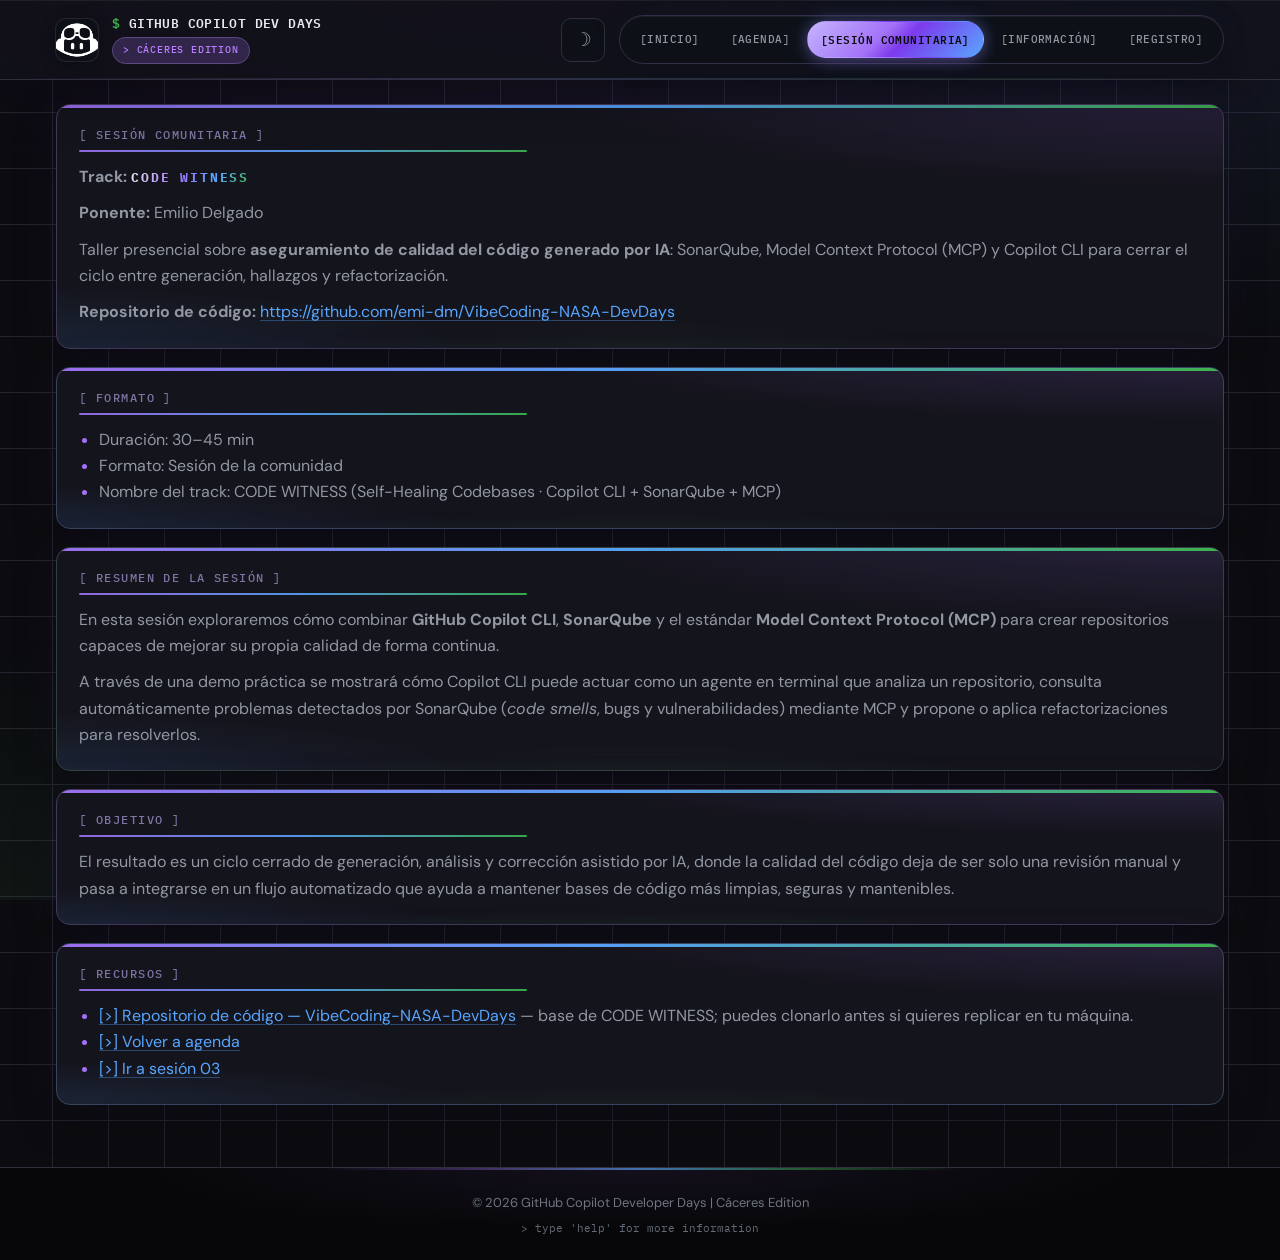
<file: pages/community-session.html>
<!DOCTYPE html>
<html lang="es">
<head>
  <meta charset="UTF-8">
  <meta name="viewport" content="width=device-width, initial-scale=1.0">
  <link rel="icon" href="../favicon.ico" type="image/x-icon">
  <script src="../js/theme-init.js"></script>
  <title>GitHub Copilot Developer Days - Sesión Comunitaria</title>
  <link rel="stylesheet" href="../css/style.css">
</head>
<body>
  <header>
    <div class="header-brand">
      <a href="../index.html" class="header-brand-logo-link" aria-label="Inicio">
        <img
          class="header-brand-logo"
          src="../assets/github-copilot-header.png"
          alt=""
          width="42"
          height="42"
          decoding="async"
        >
      </a>
      <div>
        <div class="header-title">$ GITHUB COPILOT DEV DAYS</div>
        <div class="header-subtitle">> Cáceres Edition</div>
      </div>
    </div>
    <button class="header-menu-toggle" type="button" aria-controls="site-nav" aria-expanded="false" aria-label="Abrir menú">☰</button>
    <nav id="site-nav" class="site-nav">
      <a href="../index.html">[INICIO]</a>
      <a href="agenda.html">[AGENDA]</a>
      <a href="community-session.html">[SESIÓN COMUNITARIA]</a>
      <a href="info.html">[INFORMACIÓN]</a>
      <a href="info.html#registration">[REGISTRO]</a>
    </nav>
  </header>

  <main>
    <section>
      <h2>[ SESIÓN COMUNITARIA ]</h2>
      <p><strong>Track:</strong> <span class="spotlight-brand">CODE WITNESS</span></p>
      <p><strong>Ponente:</strong> Emilio Delgado</p>
      <p>
        Taller presencial sobre <strong>aseguramiento de calidad del código generado por IA</strong>: SonarQube,
        Model Context Protocol (MCP) y Copilot CLI para cerrar el ciclo entre generación, hallazgos y
        refactorización.
      </p>
      <p>
        <strong>Repositorio de código:</strong>
        <a href="https://github.com/emi-dm/VibeCoding-NASA-DevDays" target="_blank" rel="noopener noreferrer">https://github.com/emi-dm/VibeCoding-NASA-DevDays</a>
      </p>
    </section>

    <section>
      <h2>[ FORMATO ]</h2>
      <ul>
        <li>Duración: 30–45 min</li>
        <li>Formato: Sesión de la comunidad</li>
        <li>Nombre del track: CODE WITNESS (Self-Healing Codebases · Copilot CLI + SonarQube + MCP)</li>
      </ul>
    </section>

    <section>
      <h2>[ RESUMEN DE LA SESIÓN ]</h2>
      <p>
        En esta sesión exploraremos cómo combinar <strong>GitHub Copilot CLI</strong>,
        <strong>SonarQube</strong> y el estándar <strong>Model Context Protocol (MCP)</strong> para crear
        repositorios capaces de mejorar su propia calidad de forma continua.
      </p>
      <p>
        A través de una demo práctica se mostrará cómo Copilot CLI puede actuar como un agente en terminal
        que analiza un repositorio, consulta automáticamente problemas detectados por SonarQube
        (<em>code smells</em>, bugs y vulnerabilidades) mediante MCP y propone o aplica refactorizaciones
        para resolverlos.
      </p>
    </section>

    <section>
      <h2>[ OBJETIVO ]</h2>
      <p>
        El resultado es un ciclo cerrado de generación, análisis y corrección asistido por IA, donde la
        calidad del código deja de ser solo una revisión manual y pasa a integrarse en un flujo automatizado
        que ayuda a mantener bases de código más limpias, seguras y mantenibles.
      </p>
    </section>

    <section>
      <h2>[ RECURSOS ]</h2>
      <ul>
        <li>
          <a href="https://github.com/emi-dm/VibeCoding-NASA-DevDays" target="_blank" rel="noopener noreferrer">[&gt;] Repositorio de código — VibeCoding-NASA-DevDays</a>
          — base de CODE WITNESS; puedes clonarlo antes si quieres replicar en tu máquina.
        </li>
        <li><a href="agenda.html">[&gt;] Volver a agenda</a></li>
        <li><a href="session-03.html">[&gt;] Ir a sesión 03</a></li>
      </ul>
    </section>
  </main>

  <footer>
    <div>&copy; 2026 GitHub Copilot Developer Days | Cáceres Edition</div>
    <div>> type 'help' for more information</div>
  </footer>

  <script src="../js/script.js"></script>
</body>
</html>
</file>
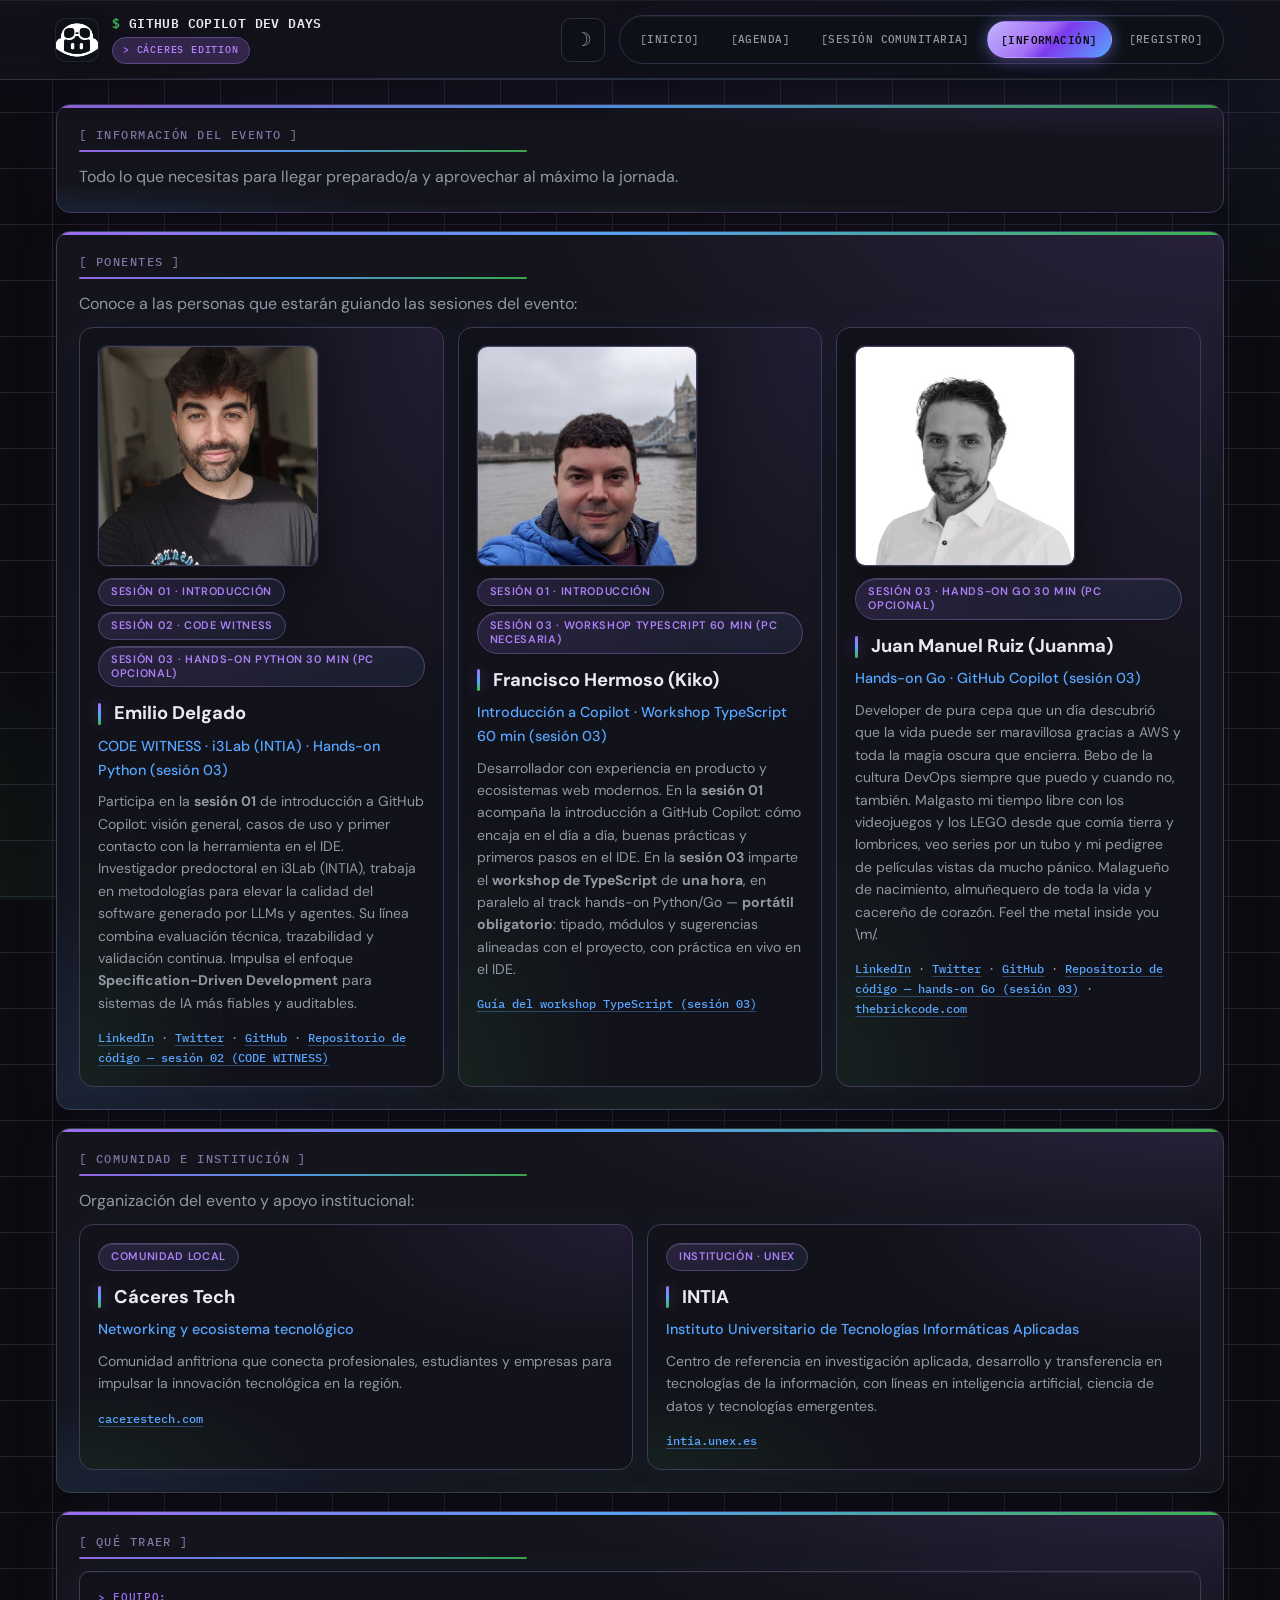
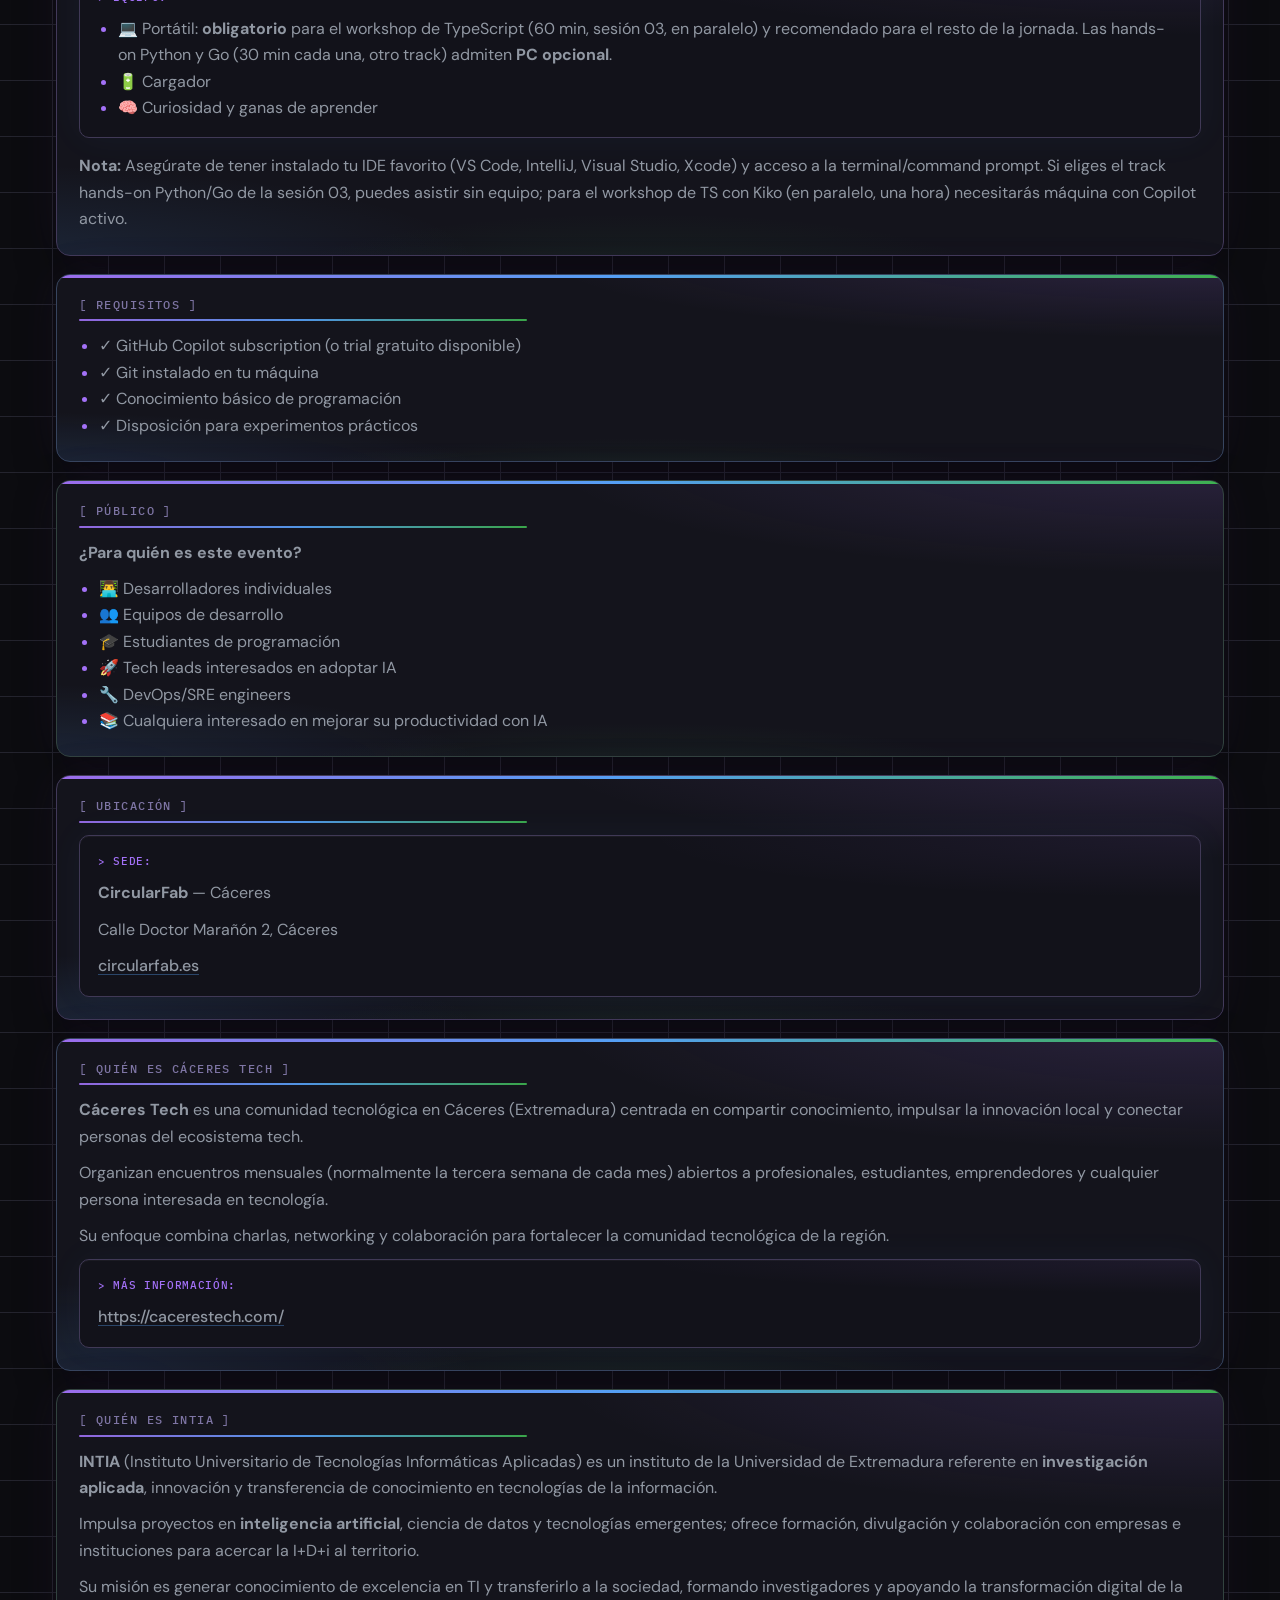
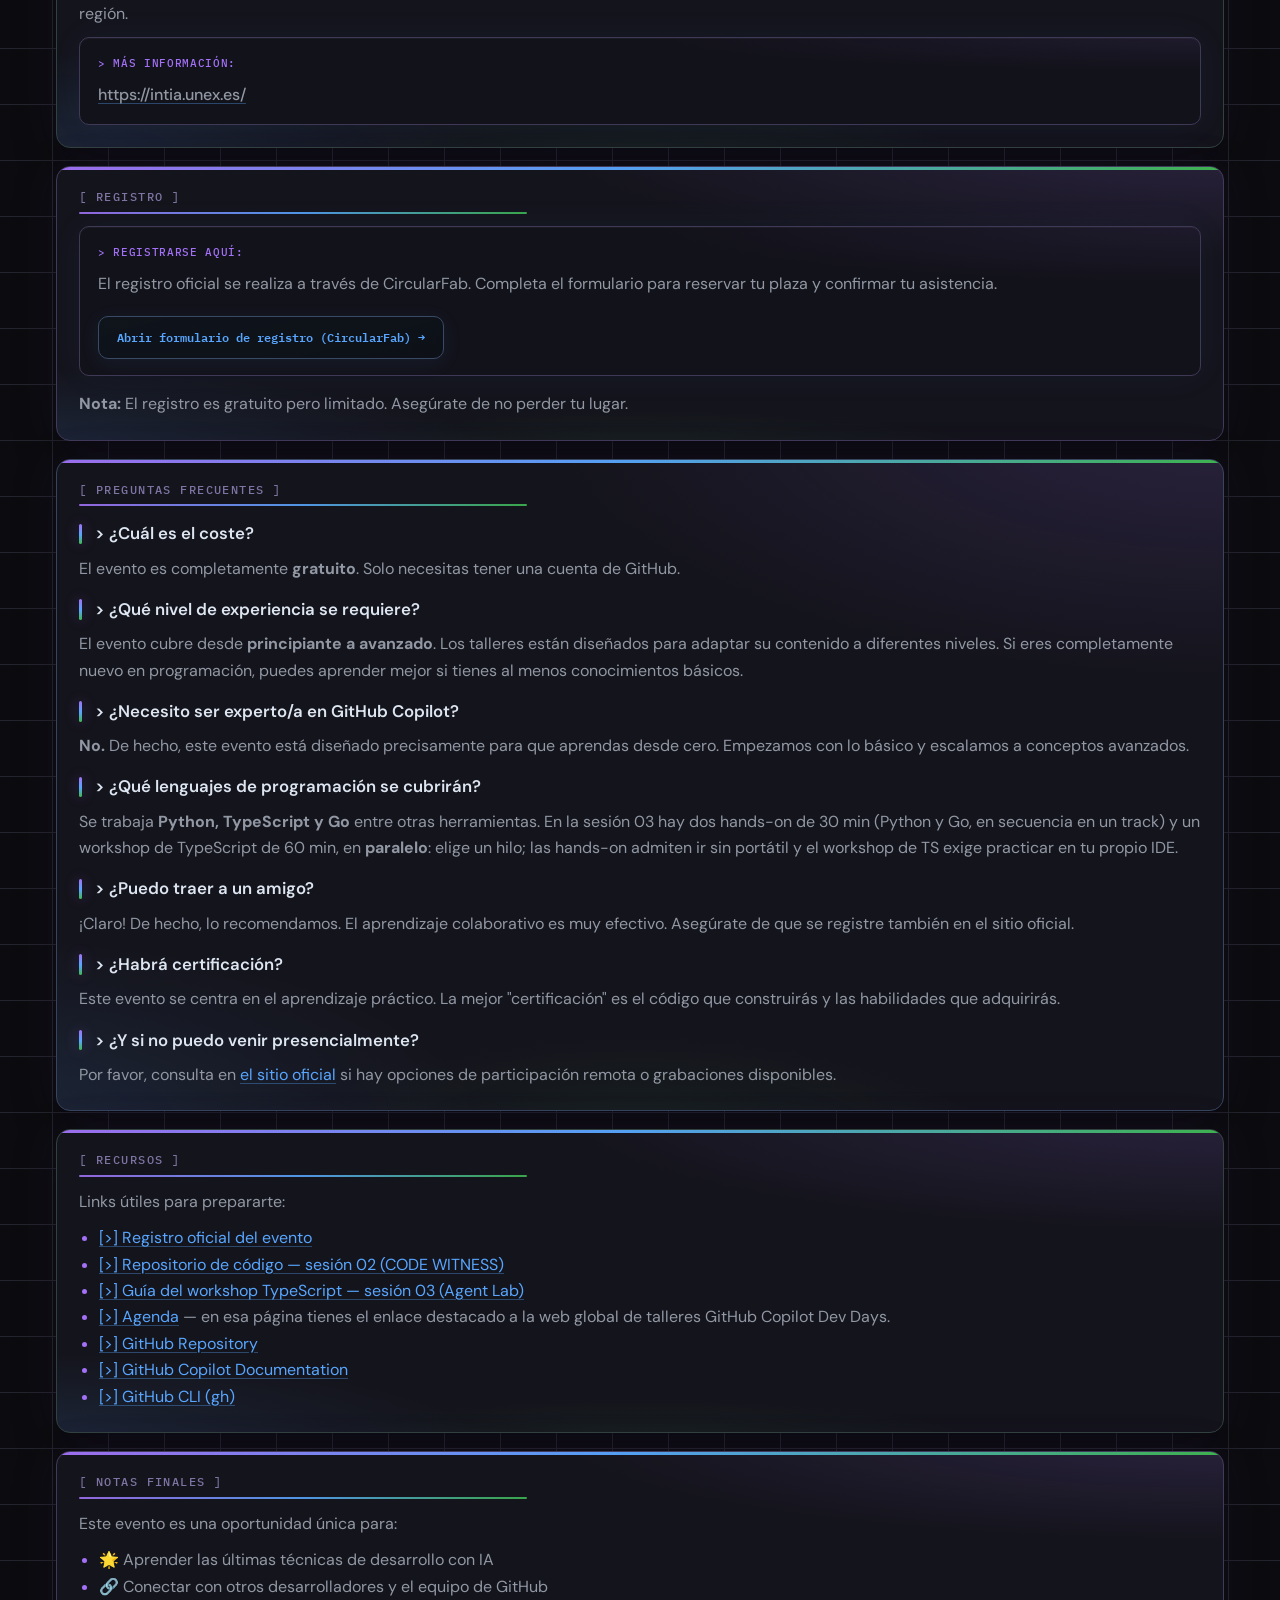
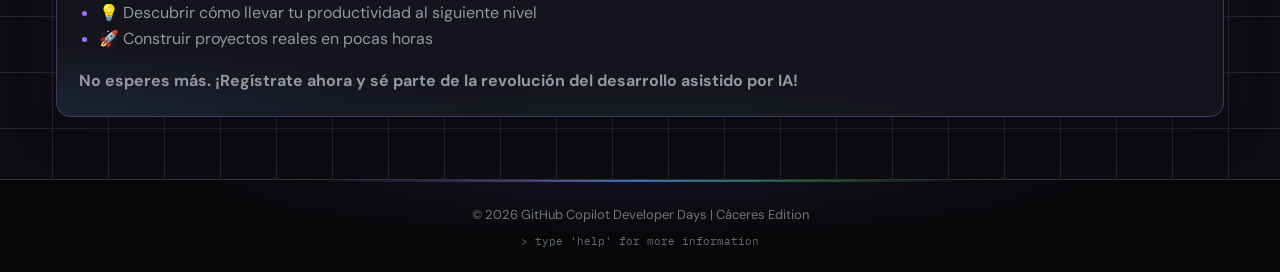
<file: pages/info.html>
<!DOCTYPE html>
<html lang="es">
<head>
  <meta charset="UTF-8">
  <meta name="viewport" content="width=device-width, initial-scale=1.0">
  <link rel="icon" href="../favicon.ico" type="image/x-icon">
  <script src="../js/theme-init.js"></script>
  <title>GitHub Copilot Developer Days - Información y registro</title>
  <link rel="stylesheet" href="../css/style.css">
</head>
<body>
  <header>
    <div class="header-brand">
      <a href="../index.html" class="header-brand-logo-link" aria-label="Inicio">
        <img
          class="header-brand-logo"
          src="../assets/github-copilot-header.png"
          alt=""
          width="42"
          height="42"
          decoding="async"
        >
      </a>
      <div>
        <div class="header-title">$ GITHUB COPILOT DEV DAYS</div>
        <div class="header-subtitle">> Cáceres Edition</div>
      </div>
    </div>
    <button class="header-menu-toggle" type="button" aria-controls="site-nav" aria-expanded="false" aria-label="Abrir menú">☰</button>
    <nav id="site-nav" class="site-nav">
      <a href="../index.html">[INICIO]</a>
      <a href="agenda.html">[AGENDA]</a>
      <a href="community-session.html">[SESIÓN COMUNITARIA]</a>
      <a href="info.html">[INFORMACIÓN]</a>
      <a href="#registration">[REGISTRO]</a>
    </nav>
  </header>

  <main>
    <section>
      <h2>[ INFORMACIÓN DEL EVENTO ]</h2>
      <p>Todo lo que necesitas para llegar preparado/a y aprovechar al máximo la jornada.</p>
    </section>

    <section>
      <h2>[ PONENTES ]</h2>
      <p>Conoce a las personas que estarán guiando las sesiones del evento:</p>

      <div class="speaker-grid">
        <article class="speaker-card">
          <img src="../ponentes/emilio-delgado.png" alt="Foto de Emilio Delgado" class="speaker-avatar">
          <div class="speaker-role" aria-label="Sesiones en el evento">
            <span class="speaker-role-chip">Sesión 01 · Introducción</span>
            <span class="speaker-role-chip">Sesión 02 · CODE WITNESS</span>
            <span class="speaker-role-chip">Sesión 03 · Hands-on Python 30 min (PC opcional)</span>
          </div>
          <h3 class="speaker-name">Emilio Delgado</h3>
          <p class="speaker-topic">CODE WITNESS · i3Lab (INTIA) · Hands-on Python (sesión 03)</p>
          <p class="speaker-bio">
            Participa en la <strong>sesión 01</strong> de introducción a GitHub Copilot: visión general, casos de uso
            y primer contacto con la herramienta en el IDE. Investigador predoctoral en i3Lab (INTIA), trabaja en
            metodologías para elevar la calidad del software generado por LLMs y agentes. Su línea combina
            evaluación técnica, trazabilidad y validación continua. Impulsa el enfoque
            <strong>Specification-Driven Development</strong> para sistemas de IA más fiables y auditables.
          </p>
          <p class="speaker-links">
            <a href="https://www.linkedin.com/in/emilio-delgado-muñoz-418663233" target="_blank" rel="noopener noreferrer">LinkedIn</a>
            ·
            <a href="https://twitter.com/SrEdm00" target="_blank" rel="noopener noreferrer">Twitter</a>
            ·
            <a href="https://github.com/emi-dm" target="_blank" rel="noopener noreferrer">GitHub</a>
            ·
            <a href="https://github.com/emi-dm/VibeCoding-NASA-DevDays" target="_blank" rel="noopener noreferrer">Repositorio de código — sesión 02 (CODE WITNESS)</a>
          </p>
        </article>

        <article class="speaker-card">
          <img src="../ponentes/kiko.jpg" alt="Foto de Francisco Hermoso (Kiko)" class="speaker-avatar" width="220" height="220" decoding="async">
          <div class="speaker-role" aria-label="Sesiones en el evento">
            <span class="speaker-role-chip">Sesión 01 · Introducción</span>
            <span class="speaker-role-chip">Sesión 03 · Workshop TypeScript 60 min (PC necesaria)</span>
          </div>
          <h3 class="speaker-name">Francisco Hermoso (Kiko)</h3>
          <p class="speaker-topic">Introducción a Copilot · Workshop TypeScript 60 min (sesión 03)</p>
          <p class="speaker-bio">
            Desarrollador con experiencia en producto y ecosistemas web modernos. En la <strong>sesión 01</strong>
            acompaña la introducción a GitHub Copilot: cómo encaja en el día a día, buenas prácticas y primeros
            pasos en el IDE. En la <strong>sesión 03</strong> imparte el <strong>workshop de TypeScript</strong>
            de <strong>una hora</strong>, en paralelo al track hands-on Python/Go — <strong>portátil
            obligatorio</strong>: tipado, módulos y sugerencias alineadas con el proyecto, con práctica en vivo en
            el IDE.
          </p>
          <p class="speaker-links">
            <a href="https://copilot-dev-days.github.io/agent-lab-typescript/step.html?step=guide" target="_blank" rel="noopener noreferrer">Guía del workshop TypeScript (sesión 03)</a>
          </p>
        </article>

        <article class="speaker-card">
          <img src="../ponentes/juanma.jpeg" alt="Foto de Juan Manuel Ruiz (Juanma)" class="speaker-avatar" width="220" height="220" decoding="async">
          <div class="speaker-role" aria-label="Sesiones en el evento">
            <span class="speaker-role-chip">Sesión 03 · Hands-on Go 30 min (PC opcional)</span>
          </div>
          <h3 class="speaker-name">Juan Manuel Ruiz (Juanma)</h3>
          <p class="speaker-topic">Hands-on Go · GitHub Copilot (sesión 03)</p>
          <p class="speaker-bio">
            Developer de pura cepa que un día descubrió que la vida puede ser maravillosa gracias a AWS y toda la
            magia oscura que encierra. Bebo de la cultura DevOps siempre que puedo y cuando no, también. Malgasto mi
            tiempo libre con los videojuegos y los LEGO desde que comía tierra y lombrices, veo series por un tubo y
            mi pedigree de películas vistas da mucho pánico. Malagueño de nacimiento, almuñequero de toda la vida y
            cacereño de corazón. Feel the metal inside you \m/.
          </p>
          <p class="speaker-links">
            <a href="https://www.linkedin.com/in/juanmanuelruizfernandez/" target="_blank" rel="noopener noreferrer">LinkedIn</a>
            ·
            <a href="https://twitter.com/NeoVasili" target="_blank" rel="noopener noreferrer">Twitter</a>
            ·
            <a href="https://github.com/neovasili" target="_blank" rel="noopener noreferrer">GitHub</a>
            ·
            <a href="https://github.com/neovasili/2026-copilot-dev-day" target="_blank" rel="noopener noreferrer">Repositorio de código — hands-on Go (sesión 03)</a>
            ·
            <a href="https://thebrickcode.com" target="_blank" rel="noopener noreferrer">thebrickcode.com</a>
          </p>
        </article>
      </div>
    </section>

    <section>
      <h2>[ COMUNIDAD E INSTITUCIÓN ]</h2>
      <p>Organización del evento y apoyo institucional:</p>
      <div class="speaker-grid">
        <article class="speaker-card">
          <div class="speaker-role" aria-label="Tipo de organización">
            <span class="speaker-role-chip">Comunidad local</span>
          </div>
          <h3 class="speaker-name">Cáceres Tech</h3>
          <p class="speaker-topic">Networking y ecosistema tecnológico</p>
          <p class="speaker-bio">
            Comunidad anfitriona que conecta profesionales, estudiantes y empresas para impulsar la
            innovación tecnológica en la región.
          </p>
          <p class="speaker-links">
            <a href="https://cacerestech.com/" target="_blank" rel="noopener noreferrer">cacerestech.com</a>
          </p>
        </article>

        <article class="speaker-card">
          <div class="speaker-role" aria-label="Tipo de organización">
            <span class="speaker-role-chip">Institución · UNEX</span>
          </div>
          <h3 class="speaker-name">INTIA</h3>
          <p class="speaker-topic">Instituto Universitario de Tecnologías Informáticas Aplicadas</p>
          <p class="speaker-bio">
            Centro de referencia en investigación aplicada, desarrollo y transferencia en tecnologías de la
            información, con líneas en inteligencia artificial, ciencia de datos y tecnologías emergentes.
          </p>
          <p class="speaker-links">
            <a href="https://intia.unex.es/" target="_blank" rel="noopener noreferrer">intia.unex.es</a>
          </p>
        </article>
      </div>
    </section>

    <section>
      <h2>[ QUÉ TRAER ]</h2>
      <div class="ascii-box">
        <div class="ascii-box-title">&gt; EQUIPO:</div>
        <ul>
          <li>💻 Portátil: <strong>obligatorio</strong> para el workshop de TypeScript (60 min, sesión 03, en paralelo) y recomendado para el resto de la jornada. Las hands-on Python y Go (30 min cada una, otro track) admiten <strong>PC opcional</strong>.</li>
          <li>🔋 Cargador</li>
          <li>🧠 Curiosidad y ganas de aprender</li>
        </ul>
      </div>
      <p class="block-note">
        <strong>Nota:</strong> Asegúrate de tener instalado tu IDE favorito (VS Code, IntelliJ, Visual Studio,
        Xcode) y acceso a la terminal/command prompt. Si eliges el track hands-on Python/Go de la sesión 03,
        puedes asistir sin equipo; para el workshop de TS con Kiko (en paralelo, una hora) necesitarás máquina con
        Copilot activo.
      </p>
    </section>

    <section>
      <h2>[ REQUISITOS ]</h2>
      <ul>
        <li>✓ GitHub Copilot subscription (o trial gratuito disponible)</li>
        <li>✓ Git instalado en tu máquina</li>
        <li>✓ Conocimiento básico de programación</li>
        <li>✓ Disposición para experimentos prácticos</li>
      </ul>
    </section>

    <section>
      <h2>[ PÚBLICO ]</h2>
      <p>
        <strong>¿Para quién es este evento?</strong>
      </p>
      <ul>
        <li>👨‍💻 Desarrolladores individuales</li>
        <li>👥 Equipos de desarrollo</li>
        <li>🎓 Estudiantes de programación</li>
        <li>🚀 Tech leads interesados en adoptar IA</li>
        <li>🔧 DevOps/SRE engineers</li>
        <li>📚 Cualquiera interesado en mejorar su productividad con IA</li>
      </ul>
    </section>

    <section>
      <h2>[ UBICACIÓN ]</h2>
      <div class="ascii-box">
        <div class="ascii-box-title">&gt; SEDE:</div>
        <p><strong>CircularFab</strong> — Cáceres</p>
        <p>Calle Doctor Marañón 2, Cáceres</p>
        <p><a href="https://circularfab.es/" target="_blank">circularfab.es</a></p>
      </div>
    </section>

    <section>
      <h2>[ QUIÉN ES CÁCERES TECH ]</h2>
      <p>
        <strong>Cáceres Tech</strong> es una comunidad tecnológica en Cáceres (Extremadura) centrada en
        compartir conocimiento, impulsar la innovación local y conectar personas del ecosistema tech.
      </p>
      <p>
        Organizan encuentros mensuales (normalmente la tercera semana de cada mes) abiertos a
        profesionales, estudiantes, emprendedores y cualquier persona interesada en tecnología.
      </p>
      <p>
        Su enfoque combina charlas, networking y colaboración para fortalecer la comunidad tecnológica
        de la región.
      </p>
      <div class="ascii-box">
        <div class="ascii-box-title">&gt; MÁS INFORMACIÓN:</div>
        <p><a href="https://cacerestech.com/" target="_blank">https://cacerestech.com/</a></p>
      </div>
    </section>

    <section>
      <h2>[ QUIÉN ES INTIA ]</h2>
      <p>
        <strong>INTIA</strong> (Instituto Universitario de Tecnologías Informáticas Aplicadas) es un instituto de
        la Universidad de Extremadura referente en <strong>investigación aplicada</strong>, innovación y
        transferencia de conocimiento en tecnologías de la información.
      </p>
      <p>
        Impulsa proyectos en <strong>inteligencia artificial</strong>, ciencia de datos y tecnologías
        emergentes; ofrece formación, divulgación y colaboración con empresas e instituciones para acercar la
        I+D+i al territorio.
      </p>
      <p>
        Su misión es generar conocimiento de excelencia en TI y transferirlo a la sociedad, formando
        investigadores y apoyando la transformación digital de la región.
      </p>
      <div class="ascii-box">
        <div class="ascii-box-title">&gt; MÁS INFORMACIÓN:</div>
        <p><a href="https://intia.unex.es/" target="_blank" rel="noopener noreferrer">https://intia.unex.es/</a></p>
      </div>
    </section>

    <section id="registration">
      <h2>[ REGISTRO ]</h2>
      <div class="ascii-box">
        <div class="ascii-box-title">&gt; REGISTRARSE AQUÍ:</div>
        <p>
          El registro oficial se realiza a través de CircularFab. Completa el formulario para reservar
          tu plaza y confirmar tu asistencia.
        </p>
        <p>
          <a
            href="https://circularfab.es/intranet/detalle_evento/index.php?t=2738"
            class="register-cta"
            target="_blank"
            rel="noopener noreferrer"
            title="https://circularfab.es/intranet/detalle_evento/index.php?t=2738"
          >Abrir formulario de registro (CircularFab) →</a>
        </p>
      </div>
      <p class="block-note">
        <strong>Nota:</strong> El registro es gratuito pero limitado. Asegúrate de no perder tu lugar.
      </p>
    </section>

    <section>
      <h2>[ PREGUNTAS FRECUENTES ]</h2>
      
      <h3>&gt; ¿Cuál es el coste?</h3>
      <p>El evento es completamente <strong>gratuito</strong>. Solo necesitas tener una cuenta de GitHub.</p>

      <h3>&gt; ¿Qué nivel de experiencia se requiere?</h3>
      <p>
        El evento cubre desde <strong>principiante a avanzado</strong>. Los talleres están diseñados para 
        adaptar su contenido a diferentes niveles. Si eres completamente nuevo en programación, puedes 
        aprender mejor si tienes al menos conocimientos básicos.
      </p>

      <h3>&gt; ¿Necesito ser experto/a en GitHub Copilot?</h3>
      <p>
        <strong>No.</strong> De hecho, este evento está diseñado precisamente para que aprendas desde cero. 
        Empezamos con lo básico y escalamos a conceptos avanzados.
      </p>

      <h3>&gt; ¿Qué lenguajes de programación se cubrirán?</h3>
      <p>
        Se trabaja <strong>Python, TypeScript y Go</strong> entre otras herramientas. En la sesión 03 hay dos
        hands-on de 30 min (Python y Go, en secuencia en un track) y un workshop de TypeScript de 60 min, en
        <strong>paralelo</strong>: elige un hilo; las hands-on admiten ir sin portátil y el workshop de TS exige
        practicar en tu propio IDE.
      </p>

      <h3>&gt; ¿Puedo traer a un amigo?</h3>
      <p>
        ¡Claro! De hecho, lo recomendamos. El aprendizaje colaborativo es muy efectivo. Asegúrate de que 
        se registre también en el sitio oficial.
      </p>

      <h3>&gt; ¿Habrá certificación?</h3>
      <p>
        Este evento se centra en el aprendizaje práctico. La mejor "certificación" es el código que 
        construirás y las habilidades que adquirirás.
      </p>

      <h3>&gt; ¿Y si no puedo venir presencialmente?</h3>
      <p>
        Por favor, consulta en <a href="https://circularfab.es/intranet/detalle_evento/index.php?t=2738" target="_blank">
        el sitio oficial</a> si hay opciones de participación remota o grabaciones disponibles.
      </p>
    </section>

    <section>
      <h2>[ RECURSOS ]</h2>
      <p>Links útiles para prepararte:</p>
      <ul>
        <li><a href="https://circularfab.es/intranet/detalle_evento/index.php?t=2738" target="_blank">[&gt;] Registro oficial del evento</a></li>
        <li><a href="https://github.com/emi-dm/VibeCoding-NASA-DevDays" target="_blank" rel="noopener noreferrer">[&gt;] Repositorio de código — sesión 02 (CODE WITNESS)</a></li>
        <li><a href="https://copilot-dev-days.github.io/agent-lab-typescript/step.html?step=guide" target="_blank" rel="noopener noreferrer">[&gt;] Guía del workshop TypeScript — sesión 03 (Agent Lab)</a></li>
        <li><a href="agenda.html">[&gt;] Agenda</a> — en esa página tienes el enlace destacado a la web global de talleres GitHub Copilot Dev Days.</li>
        <li><a href="https://github.com/copilot-dev-days" target="_blank">[&gt;] GitHub Repository</a></li>
        <li><a href="https://docs.github.com/copilot" target="_blank">[&gt;] GitHub Copilot Documentation</a></li>
        <li><a href="https://github.com/cli/cli" target="_blank">[&gt;] GitHub CLI (gh)</a></li>
      </ul>
    </section>

    <section>
      <h2>[ NOTAS FINALES ]</h2>
      <p>
        Este evento es una oportunidad única para:
      </p>
      <ul>
        <li>🌟 Aprender las últimas técnicas de desarrollo con IA</li>
        <li>🔗 Conectar con otros desarrolladores y el equipo de GitHub</li>
        <li>💡 Descubrir cómo llevar tu productividad al siguiente nivel</li>
        <li>🚀 Construir proyectos reales en pocas horas</li>
      </ul>
      <p class="block-note">
        <strong>No esperes más. ¡Regístrate ahora y sé parte de la revolución del desarrollo asistido por IA!</strong>
      </p>
    </section>
  </main>

  <footer>
    <div>&copy; 2026 GitHub Copilot Developer Days | Cáceres Edition</div>
    <div>> type 'help' for more information</div>
  </footer>

  <script src="../js/script.js"></script>
</body>
</html>
</file>
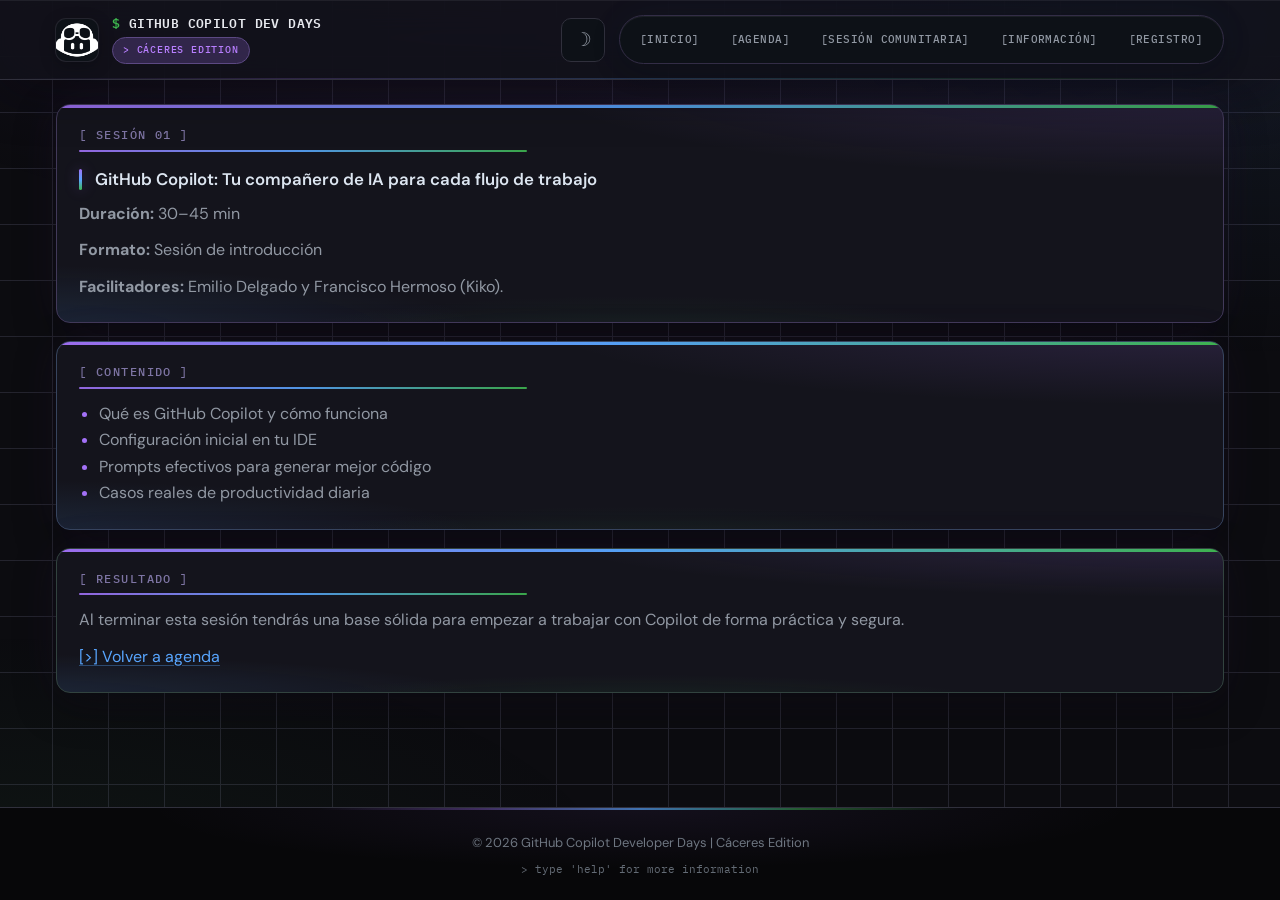
<file: pages/session-01.html>
<!DOCTYPE html>
<html lang="es">
<head>
  <meta charset="UTF-8">
  <meta name="viewport" content="width=device-width, initial-scale=1.0">
  <link rel="icon" href="../favicon.ico" type="image/x-icon">
  <script src="../js/theme-init.js"></script>
  <title>Sesión 01 - Fundamentos de GitHub Copilot</title>
  <link rel="stylesheet" href="../css/style.css">
</head>
<body>
  <header>
    <div class="header-brand">
      <a href="../index.html" class="header-brand-logo-link" aria-label="Inicio">
        <img
          class="header-brand-logo"
          src="../assets/github-copilot-header.png"
          alt=""
          width="42"
          height="42"
          decoding="async"
        >
      </a>
      <div>
        <div class="header-title">$ GITHUB COPILOT DEV DAYS</div>
        <div class="header-subtitle">> Cáceres Edition</div>
      </div>
    </div>
    <button class="header-menu-toggle" type="button" aria-controls="site-nav" aria-expanded="false" aria-label="Abrir menú">☰</button>
    <nav id="site-nav" class="site-nav">
      <a href="../index.html">[INICIO]</a>
      <a href="agenda.html">[AGENDA]</a>
      <a href="community-session.html">[SESIÓN COMUNITARIA]</a>
      <a href="info.html">[INFORMACIÓN]</a>
      <a href="info.html#registration">[REGISTRO]</a>
    </nav>
  </header>

  <main>
    <section>
      <h2>[ SESIÓN 01 ]</h2>
      <h3>GitHub Copilot: Tu compañero de IA para cada flujo de trabajo</h3>
      <p><strong>Duración:</strong> 30–45 min</p>
      <p><strong>Formato:</strong> Sesión de introducción</p>
      <p><strong>Facilitadores:</strong> Emilio Delgado y Francisco Hermoso (Kiko).</p>
    </section>

    <section>
      <h2>[ CONTENIDO ]</h2>
      <ul>
        <li>Qué es GitHub Copilot y cómo funciona</li>
        <li>Configuración inicial en tu IDE</li>
        <li>Prompts efectivos para generar mejor código</li>
        <li>Casos reales de productividad diaria</li>
      </ul>
    </section>

    <section>
      <h2>[ RESULTADO ]</h2>
      <p>Al terminar esta sesión tendrás una base sólida para empezar a trabajar con Copilot de forma práctica y segura.</p>
      <p><a href="agenda.html">[&gt;] Volver a agenda</a></p>
    </section>
  </main>

  <footer>
    <div>&copy; 2026 GitHub Copilot Developer Days | Cáceres Edition</div>
    <div>> type 'help' for more information</div>
  </footer>

  <script src="../js/script.js"></script>
</body>
</html>
</file>
<file: css/style.css>
/* GitHub Copilot Dev Days — tema "Studio" (rediseño completo) */

@import url("https://fonts.googleapis.com/css2?family=DM+Sans:ital,opsz,wght@0,9..40,400;0,9..40,500;0,9..40,600;0,9..40,700;1,9..40,400&family=IBM+Plex+Mono:wght@400;500&display=swap");

:root {
  color-scheme: dark;

  --bg-deep: #070709;
  --bg-base: #0c0c10;
  --bg-raised: #12121a;
  --bg-card: #14141c;
  --bg-input: #0d1117;

  --border-subtle: #24242e;
  --border-default: #30303c;
  --border-strong: #3d3d4a;

  --text: #e8eaef;
  --text-muted: #9198a3;
  --text-dim: #6e7681;

  --accent: #a371f7;
  --accent-hover: #b87fff;
  --accent-muted: rgba(163, 113, 247, 0.22);

  --blue: #58a6ff;
  --blue-muted: rgba(88, 166, 255, 0.18);

  --green: #3fb950;
  --green-muted: rgba(63, 185, 80, 0.16);

  --amber: #d29922;

  --link-color: var(--blue);
  --link-hover: #79c0ff;

  --focus: #58a6ff;
  --header-h: 80px;

  --font-sans: "DM Sans", system-ui, -apple-system, "Segoe UI", Roboto, sans-serif;
  --font-mono: "IBM Plex Mono", ui-monospace, "SF Mono", Menlo, Consolas, monospace;

  --r-sm: 6px;
  --r-md: 10px;
  --r-lg: 14px;
  --r-xl: 20px;

  --ease: cubic-bezier(0.25, 0.46, 0.45, 0.94);
  --ease-out: cubic-bezier(0.22, 1, 0.36, 1);
  --ease-spring: cubic-bezier(0.34, 1.2, 0.64, 1);
  --layout-max: 1320px;
  --layout-pad-x: clamp(20px, 5vw, 56px);
  /* Ritmo vertical entre bloques (main grid, secciones) */
  --section-gap: 18px;
  --section-pad: clamp(16px, 2.4vw, 22px);
  --main-margin-y: clamp(14px, 2.5vw, 24px);
  --main-pad-bottom: clamp(28px, 4vw, 38px);
  --shadow-section: 0 12px 40px rgba(0, 0, 0, 0.35);
  --shadow-lift: 0 20px 56px rgba(0, 0, 0, 0.38);
  --header-shadow-y: 0 14px 48px rgba(0, 0, 0, 0.38);
  --surface-inset: rgba(255, 255, 255, 0.06);
  --cta-text-on-accent: #0c0c10;
  --nav-active-fg: #0a0a0e;
}

/* ——— Tema claro ——— */
html.theme-light {
  color-scheme: light;

  --bg-deep: #e8ecf3;
  --bg-base: #f0f4fa;
  --bg-raised: #ffffff;
  --bg-card: #ffffff;
  --bg-input: #f6f8fc;

  --border-subtle: #d1d9e0;
  --border-default: #c1c9d1;
  --border-strong: #9aa4b2;

  --text: #1f2328;
  --text-muted: #59636e;
  --text-dim: #656d76;

  --accent: #8250df;
  --accent-hover: #6c3ac0;
  --accent-muted: rgba(130, 80, 223, 0.14);

  --blue: #0969da;
  --blue-muted: rgba(9, 105, 218, 0.12);

  --green: #1a7f37;
  --green-muted: rgba(26, 127, 55, 0.12);

  --amber: #9a6700;

  --link-color: #0969da;
  --link-hover: #0550ae;

  --focus: #0969da;

  --shadow-section: 0 6px 24px rgba(31, 35, 40, 0.07);
  --shadow-lift: 0 14px 40px rgba(31, 35, 40, 0.1);
  --header-shadow-y: 0 6px 28px rgba(31, 35, 40, 0.09);
  --surface-inset: rgba(255, 255, 255, 0.92);
  --cta-text-on-accent: #0c0c10;
  --nav-active-fg: #f6f8fc;
}

html.theme-light body::before {
  background:
    radial-gradient(ellipse 80% 50% at 50% -20%, rgba(130, 80, 223, 0.09), transparent),
    radial-gradient(ellipse 60% 40% at 100% 0%, rgba(9, 105, 218, 0.07), transparent),
    radial-gradient(ellipse 50% 30% at 0% 100%, rgba(26, 127, 55, 0.06), transparent);
}

html.theme-light ::selection {
  background: rgba(9, 105, 218, 0.22);
  color: var(--text);
}

/* Logo del header: asset blanco sobre transparente → visible en fondos claros */
html.theme-light .header-brand-logo {
  filter: brightness(0);
}

@media (hover: hover) and (pointer: fine) {
  html.theme-light .header-brand-logo-link:hover .header-brand-logo {
    filter: brightness(0) drop-shadow(0 0 12px color-mix(in srgb, var(--accent) 40%, transparent));
  }
}

*,
*::before,
*::after {
  margin: 0;
  padding: 0;
  box-sizing: border-box;
}

html {
  scroll-behavior: smooth;
}

@media (prefers-reduced-motion: reduce) {
  html {
    scroll-behavior: auto;
  }
}

html,
body {
  min-height: 100%;
  font-family: var(--font-sans);
  font-size: 16px;
  line-height: 1.65;
  color: var(--text);
  -webkit-font-smoothing: antialiased;
  text-rendering: optimizeLegibility;
  background-color: var(--bg-base);
  background-image:
    linear-gradient(var(--border-subtle) 1px, transparent 1px),
    linear-gradient(90deg, var(--border-subtle) 1px, transparent 1px);
  background-size: 56px 56px;
  background-position: center top;
}

body {
  display: flex;
  flex-direction: column;
  min-height: 100vh;
  overflow-x: hidden;
}

body::before {
  content: "";
  position: fixed;
  inset: 0;
  pointer-events: none;
  z-index: 0;
  background:
    radial-gradient(ellipse 80% 50% at 50% -20%, rgba(163, 113, 247, 0.14), transparent),
    radial-gradient(ellipse 60% 40% at 100% 0%, rgba(88, 166, 255, 0.08), transparent),
    radial-gradient(ellipse 50% 30% at 0% 100%, rgba(63, 185, 80, 0.06), transparent);
}

@media (prefers-reduced-motion: no-preference) {
  body::before {
    animation: studio-ambient 36s ease-in-out infinite alternate;
  }
}

@keyframes studio-ambient {
  0% {
    opacity: 1;
    filter: saturate(1);
  }

  100% {
    opacity: 0.88;
    filter: saturate(1.15) hue-rotate(6deg);
  }
}

::selection {
  background: rgba(163, 113, 247, 0.35);
  color: #fff;
}

img {
  max-width: 100%;
  height: auto;
}

header,
main,
footer {
  position: relative;
  z-index: 1;
}

/* ——— Header ——— */
header {
  position: sticky;
  top: 0;
  z-index: 100;
  display: flex;
  flex-wrap: wrap;
  align-items: center;
  gap: clamp(8px, 2vw, 14px);
  min-height: var(--header-h);
  padding: 12px var(--layout-pad-x);
  border-bottom: 1px solid var(--border-default);
  background: rgba(18, 18, 26, 0.78);
  background: color-mix(in srgb, var(--bg-raised) 88%, transparent);
  backdrop-filter: blur(20px) saturate(180%);
  -webkit-backdrop-filter: blur(20px) saturate(180%);
  box-shadow:
    0 1px 0 var(--surface-inset) inset,
    var(--header-shadow-y),
    0 0 80px color-mix(in srgb, var(--accent) 5%, transparent);
}

header::after {
  content: "";
  position: absolute;
  left: 0;
  right: 0;
  bottom: 0;
  height: 1px;
  pointer-events: none;
  background: linear-gradient(
    90deg,
    transparent 0%,
    color-mix(in srgb, var(--accent) 35%, transparent) 22%,
    color-mix(in srgb, var(--blue) 40%, transparent) 50%,
    color-mix(in srgb, var(--green) 25%, transparent) 78%,
    transparent 100%
  );
  opacity: 0.55;
}

.header-brand {
  flex: 1 1 auto;
  min-width: 0;
  display: flex;
  align-items: center;
  gap: 14px;
  order: 1;
}

.header-brand-logo-link {
  flex-shrink: 0;
  display: flex;
  line-height: 0;
  text-decoration: none;
  border-radius: var(--r-md);
  color: inherit;
  background: var(--bg-input);
  box-shadow:
    0 0 0 1px var(--border-subtle),
    0 4px 16px rgba(0, 0, 0, 0.25);
  transition: box-shadow 0.3s var(--ease-out);
}

.header-brand-logo-link:focus-visible {
  outline: 2px solid var(--focus);
  outline-offset: 3px;
}

.header-brand-logo {
  display: block;
  width: 42px;
  height: 42px;
  object-fit: contain;
  border-radius: var(--r-md);
  background: transparent;
  transition:
    transform 0.3s var(--ease-out),
    filter 0.3s var(--ease-out);
}

@media (hover: hover) and (pointer: fine) {
  .header-brand-logo-link:hover {
    box-shadow:
      0 0 0 1px color-mix(in srgb, var(--accent) 35%, var(--border-subtle)),
      0 8px 28px color-mix(in srgb, var(--accent) 22%, transparent);
  }

  .header-brand-logo-link:hover .header-brand-logo {
    transform: scale(1.05);
    filter: drop-shadow(0 0 12px color-mix(in srgb, var(--accent) 45%, transparent));
  }
}

.header-brand > div,
.header-brand-text {
  min-width: 0;
  display: flex;
  flex-direction: column;
  align-items: flex-start;
  gap: 6px;
}

.header-title {
  font-family: var(--font-mono);
  font-size: clamp(11px, 2.2vw, 13px);
  font-weight: 600;
  letter-spacing: 0.03em;
  line-height: 1.25;
  color: var(--text);
}

.header-title::first-letter {
  color: var(--green);
}

.header-subtitle {
  display: inline-flex;
  align-items: center;
  font-family: var(--font-mono);
  font-size: 10px;
  font-weight: 500;
  letter-spacing: 0.08em;
  text-transform: uppercase;
  color: var(--accent-hover);
  padding: 4px 10px;
  border-radius: 999px;
  background: var(--accent-muted);
  border: 1px solid color-mix(in srgb, var(--accent) 38%, var(--border-default));
}

.theme-toggle {
  order: 2;
  flex: 0 0 auto;
  display: flex;
  align-items: center;
  justify-content: center;
  width: 44px;
  height: 44px;
  padding: 0;
  border: 1px solid var(--border-default);
  border-radius: var(--r-md);
  background: var(--bg-input);
  color: var(--text-muted);
  font: inherit;
  font-size: 19px;
  line-height: 1;
  cursor: pointer;
  transition:
    border-color 0.2s var(--ease-out),
    background 0.2s var(--ease-out),
    color 0.2s var(--ease-out),
    box-shadow 0.2s var(--ease-out),
    transform 0.2s var(--ease-spring);
}

.theme-toggle span {
  position: relative;
  top: 1px;
}

@media (hover: hover) and (pointer: fine) {
  .theme-toggle:hover {
    border-color: color-mix(in srgb, var(--accent) 40%, var(--border-default));
    color: var(--accent-hover);
    background: var(--accent-muted);
    transform: scale(1.04);
  }
}

.theme-toggle[aria-pressed="true"] {
  border-color: color-mix(in srgb, var(--blue) 35%, var(--border-default));
  color: var(--blue);
  background: var(--blue-muted);
  box-shadow: 0 0 0 1px color-mix(in srgb, var(--blue) 20%, transparent);
}

.header-menu-toggle {
  display: none;
  order: 3;
  flex: 0 0 auto;
  align-items: center;
  justify-content: center;
  width: 44px;
  height: 44px;
  border: 1px solid var(--border-default);
  border-radius: var(--r-md);
  background: var(--bg-input);
  color: var(--text-muted);
  font: inherit;
  font-size: 18px;
  line-height: 1;
  cursor: pointer;
  transition: border-color 0.2s var(--ease), background 0.2s var(--ease), color 0.2s var(--ease), box-shadow 0.2s var(--ease);
}

.header-menu-toggle[aria-expanded="true"] {
  border-color: var(--accent);
  background: var(--accent-muted);
  color: var(--accent-hover);
  box-shadow: 0 0 0 1px color-mix(in srgb, var(--accent) 35%, transparent);
}

@media (hover: hover) and (pointer: fine) {
  .header-menu-toggle:hover {
    border-color: var(--accent);
    color: var(--accent-hover);
  }
}

.header-menu-toggle:focus-visible,
a:focus-visible,
button:focus-visible,
.terminal-btn:focus-visible,
.site-nav a:focus-visible {
  outline: 2px solid var(--focus);
  outline-offset: 3px;
}

.site-nav a:focus-visible,
.terminal-btn:focus-visible {
  border-radius: var(--r-sm);
}

.event-image:focus-visible {
  outline: 2px solid var(--focus);
  outline-offset: 4px;
  border-radius: var(--r-lg);
}

.site-nav {
  order: 4;
  margin-left: auto;
  display: flex;
  flex-wrap: wrap;
  align-items: center;
  gap: 3px;
  min-width: 0;
  max-width: min(960px, 100%);
  padding: 5px 6px;
  border-radius: 999px;
  background: var(--bg-input);
  border: 1px solid color-mix(in srgb, var(--accent) 12%, var(--border-subtle));
  box-shadow:
    inset 0 1px 0 var(--surface-inset),
    0 6px 28px rgba(0, 0, 0, 0.22),
    0 0 40px color-mix(in srgb, var(--blue) 4%, transparent);
}

.site-nav[hidden] {
  display: none !important;
}

.site-nav a,
.terminal-btn {
  font-family: var(--font-mono);
  font-size: 11px;
  font-weight: 500;
  letter-spacing: 0.04em;
  text-decoration: none;
  color: var(--text-muted);
  padding: 8px 13px;
  border-radius: 999px;
  border: 1px solid transparent;
  background: transparent;
  transition:
    color 0.25s var(--ease-out),
    border-color 0.25s var(--ease-out),
    background 0.25s var(--ease-out),
    transform 0.25s var(--ease-spring),
    box-shadow 0.25s var(--ease-out);
}

@media (hover: hover) and (pointer: fine) {
  .site-nav a:hover {
    color: var(--text);
    background: linear-gradient(
      145deg,
      color-mix(in srgb, var(--accent) 18%, transparent),
      color-mix(in srgb, var(--accent) 8%, transparent)
    );
    border-color: color-mix(in srgb, var(--accent) 38%, transparent);
    transform: translateY(-1px);
    box-shadow: 0 4px 14px color-mix(in srgb, var(--accent) 15%, transparent);
  }
}

.site-nav a.active {
  color: var(--nav-active-fg);
  background: linear-gradient(135deg, #c4b5fd 0%, var(--accent) 42%, #7c3aed 55%, #58a6ff 100%);
  border-color: transparent;
  font-weight: 600;
  box-shadow:
    0 2px 14px rgba(163, 113, 247, 0.4),
    0 0 24px color-mix(in srgb, var(--blue) 18%, transparent);
}

html.theme-light .site-nav a.active {
  text-shadow: 0 1px 1px rgba(0, 0, 0, 0.25);
}

.terminal-btn {
  cursor: pointer;
  color: var(--text);
  background: var(--bg-card);
  border: 1px solid var(--border-default);
  border-radius: var(--r-sm);
}

@media (hover: hover) and (pointer: fine) {
  .terminal-btn:hover {
    color: var(--text);
    background: var(--accent-muted);
    border-color: color-mix(in srgb, var(--accent) 40%, var(--border-default));
    transform: translateY(-1px);
  }
}

/* ——— Layout ——— */
main {
  width: min(var(--layout-max), 100%);
  margin: var(--main-margin-y) auto;
  padding: 0 var(--layout-pad-x) var(--main-pad-bottom);
  display: grid;
  gap: var(--section-gap);
}

@media (prefers-reduced-motion: no-preference) {
  main > section {
    animation: section-rise 0.65s var(--ease-out) backwards;
  }

  main > section:nth-child(1) {
    animation-delay: 0.04s;
  }

  main > section:nth-child(2) {
    animation-delay: 0.1s;
  }

  main > section:nth-child(3) {
    animation-delay: 0.16s;
  }

  main > section:nth-child(4) {
    animation-delay: 0.22s;
  }

  main > section:nth-child(5) {
    animation-delay: 0.28s;
  }

  main > section:nth-child(n + 6) {
    animation-delay: 0.34s;
  }
}

@keyframes section-rise {
  from {
    opacity: 0;
    transform: translateY(12px);
  }

  to {
    opacity: 1;
    transform: translateY(0);
  }
}

section {
  position: relative;
  border-radius: var(--r-lg);
  border: 1px solid color-mix(in srgb, var(--accent) 14%, var(--border-default));
  background:
    radial-gradient(ellipse 100% 72% at 100% -8%, color-mix(in srgb, var(--accent) 16%, transparent), transparent 58%),
    radial-gradient(ellipse 85% 55% at -8% 102%, color-mix(in srgb, var(--blue) 13%, transparent), transparent 52%),
    radial-gradient(ellipse 65% 42% at 50% 108%, color-mix(in srgb, var(--green) 9%, transparent), transparent 48%),
    var(--bg-card);
  padding: var(--section-pad);
  box-shadow:
    0 1px 0 rgba(255, 255, 255, 0.05) inset,
    var(--shadow-section),
    0 0 48px color-mix(in srgb, var(--accent) 7%, transparent);
  transition:
    border-color 0.35s var(--ease-out),
    box-shadow 0.4s var(--ease-out),
    transform 0.4s var(--ease-out);
  overflow: hidden;
}

section::before {
  content: "";
  position: absolute;
  inset: 0 0 auto 0;
  height: 3px;
  pointer-events: none;
  border-radius: var(--r-lg) var(--r-lg) 0 0;
  background: linear-gradient(90deg, var(--accent) 0%, var(--blue) 48%, var(--green) 100%);
  opacity: 0.95;
}

main > section:nth-child(3n + 1) {
  border-color: color-mix(in srgb, var(--accent) 16%, var(--border-default));
}

main > section:nth-child(3n + 2) {
  border-color: color-mix(in srgb, var(--blue) 18%, var(--border-default));
}

main > section:nth-child(3n) {
  border-color: color-mix(in srgb, var(--green) 14%, var(--border-default));
}

section[id] {
  scroll-margin-top: calc(var(--header-h) + 16px);
}

@media (hover: hover) and (pointer: fine) {
  section:hover {
    border-color: color-mix(in srgb, var(--accent) 32%, var(--border-strong));
    transform: translateY(-3px);
    box-shadow:
      0 1px 0 rgba(255, 255, 255, 0.07) inset,
      var(--shadow-lift),
      0 0 0 1px color-mix(in srgb, var(--blue) 24%, transparent),
      0 0 56px color-mix(in srgb, var(--accent) 16%, transparent),
      0 0 88px color-mix(in srgb, var(--green) 11%, transparent);
  }
}

section h2 {
  position: relative;
  font-family: var(--font-mono);
  font-size: 12px;
  font-weight: 500;
  letter-spacing: 0.12em;
  text-transform: uppercase;
  color: color-mix(in srgb, var(--text-dim) 70%, var(--accent));
  margin-bottom: 12px;
  padding-bottom: 8px;
  border-bottom: none;
  overflow-wrap: break-word;
  word-wrap: break-word;
  line-height: 1.4;
  hyphens: auto;
}

section h2::after {
  content: "";
  position: absolute;
  left: 0;
  bottom: 0;
  width: min(100%, 28rem);
  height: 2px;
  border-radius: 2px;
  background: linear-gradient(90deg, var(--accent) 0%, var(--blue) 50%, var(--green) 100%);
  opacity: 0.88;
}

section h3 {
  position: relative;
  font-size: 1.05rem;
  font-weight: 600;
  margin: 14px 0 8px;
  padding: 2px 0 2px 16px;
  color: color-mix(in srgb, var(--text) 92%, var(--blue));
  overflow-wrap: break-word;
  line-height: 1.38;
}

section h3::before {
  content: "";
  position: absolute;
  left: 0;
  top: 0.2em;
  bottom: 0.2em;
  width: 3px;
  border-radius: 3px;
  background: linear-gradient(180deg, var(--accent) 0%, var(--blue) 52%, var(--green) 100%);
  box-shadow: 0 0 14px color-mix(in srgb, var(--accent) 40%, transparent);
}

section p {
  margin-bottom: 10px;
  overflow-wrap: break-word;
  color: var(--text-muted);
}

section p:last-child {
  margin-bottom: 0;
}

section ul,
section ol {
  color: var(--text-muted);
}

section ul li::marker {
  color: var(--accent);
}

section ol li::marker {
  color: var(--blue);
  font-weight: 600;
}

a {
  color: var(--link-color);
  text-decoration: underline;
  text-decoration-color: color-mix(in srgb, var(--link-color) 35%, transparent);
  text-underline-offset: 3px;
  overflow-wrap: break-word;
  transition: color 0.15s var(--ease), text-decoration-color 0.15s var(--ease);
}

@media (hover: hover) and (pointer: fine) {
  a:hover {
    color: var(--link-hover);
    text-decoration-color: var(--link-hover);
  }
}

.session-title a {
  color: inherit;
  text-decoration: none;
}

@media (hover: hover) and (pointer: fine) {
  .session-title a:hover {
    color: var(--accent-hover);
  }
}

ul,
ol {
  padding-inline-start: 1.25em;
  margin-left: 0;
}

/* ——— Componentes ——— */
.ascii-divider {
  text-align: center;
  font-family: var(--font-mono);
  font-size: 11px;
  letter-spacing: 0.2em;
  color: var(--text-dim);
  margin: 16px 0;
  opacity: 0.85;
}

.ascii-box {
  position: relative;
  border: 1px solid color-mix(in srgb, var(--accent) 14%, var(--border-default));
  border-radius: var(--r-md);
  background:
    radial-gradient(ellipse 90% 70% at 100% 0%, color-mix(in srgb, var(--accent) 8%, transparent), transparent 55%),
    var(--bg-raised);
  padding: 16px 18px;
  margin-top: 4px;
  overflow-wrap: break-word;
  max-width: 100%;
  box-shadow:
    0 0 36px color-mix(in srgb, var(--blue) 5%, transparent),
    inset 0 1px 0 rgba(255, 255, 255, 0.04);
  transition: border-color 0.25s var(--ease-out), box-shadow 0.3s var(--ease-out);
}

@media (hover: hover) and (pointer: fine) {
  .ascii-box:hover {
    border-color: color-mix(in srgb, var(--blue) 28%, var(--border-default));
    box-shadow:
      0 8px 32px rgba(0, 0, 0, 0.2),
      0 0 40px color-mix(in srgb, var(--accent) 10%, transparent),
      inset 0 1px 0 rgba(255, 255, 255, 0.05);
  }
}

.ascii-box-title {
  font-family: var(--font-mono);
  font-size: 11px;
  font-weight: 500;
  letter-spacing: 0.06em;
  color: var(--accent);
  margin-bottom: 10px;
}

.ascii-box ul {
  margin-top: 10px;
}

.block-note {
  margin-top: 15px;
}

.ascii-box p,
.ascii-box a {
  color: var(--text-muted);
}

.ascii-box a {
  font-weight: 500;
  overflow-wrap: anywhere;
  word-break: break-word;
}

a.register-cta {
  display: inline-block;
  margin-top: 8px;
  padding: 12px 18px;
  border-radius: var(--r-md);
  border: 1px solid color-mix(in srgb, var(--blue) 22%, var(--border-default));
  background: linear-gradient(
    165deg,
    color-mix(in srgb, var(--bg-input) 88%, var(--blue-muted)),
    var(--bg-input)
  );
  text-decoration: none;
  font-family: var(--font-mono);
  font-size: 12px;
  font-weight: 600;
  line-height: 1.45;
  color: var(--link-color);
  text-align: center;
  max-width: 100%;
  box-shadow: 0 4px 20px color-mix(in srgb, var(--blue) 8%, transparent);
  transition:
    border-color 0.25s var(--ease-out),
    background 0.25s var(--ease-out),
    box-shadow 0.3s var(--ease-out),
    transform 0.25s var(--ease-spring);
}

a.register-cta:focus-visible {
  border-radius: var(--r-md);
}

@media (hover: hover) and (pointer: fine) {
  a.register-cta:hover {
    border-color: color-mix(in srgb, var(--accent) 55%, var(--border-default));
    background: linear-gradient(
      165deg,
      var(--accent-muted),
      color-mix(in srgb, var(--bg-input) 70%, var(--accent-muted))
    );
    color: var(--link-hover);
    transform: translateY(-2px);
    box-shadow:
      0 8px 28px color-mix(in srgb, var(--accent) 18%, transparent),
      0 0 32px color-mix(in srgb, var(--blue) 12%, transparent);
  }
}

.session {
  position: relative;
  margin-top: 0;
  padding: 16px 16px 16px 24px;
  border-radius: var(--r-md);
  background:
    radial-gradient(ellipse 95% 80% at 100% 0%, color-mix(in srgb, var(--blue) 10%, transparent), transparent 55%),
    var(--bg-raised);
  border: 1px solid color-mix(in srgb, var(--accent) 12%, var(--border-subtle));
  transition:
    border-color 0.28s var(--ease-out),
    box-shadow 0.3s var(--ease-out),
    transform 0.28s var(--ease-out);
}

@media (hover: hover) and (pointer: fine) {
  .session:hover {
    border-color: color-mix(in srgb, var(--blue) 28%, var(--border-subtle));
    transform: translateX(3px);
    box-shadow: -4px 0 24px color-mix(in srgb, var(--accent) 8%, transparent);
  }
}

.session::before {
  content: "";
  position: absolute;
  left: 0;
  top: 10px;
  bottom: 10px;
  width: 5px;
  border-radius: 0 6px 6px 0;
  background: linear-gradient(180deg, var(--accent) 0%, var(--blue) 50%, var(--green) 100%);
  box-shadow: 0 0 16px color-mix(in srgb, var(--accent) 40%, transparent);
}

.session + .session {
  margin-top: 10px;
}

.session-title {
  font-size: 1.05rem;
  font-weight: 600;
  color: var(--text);
  line-height: 1.35;
  overflow-wrap: break-word;
}

.session-time,
.session-speaker,
.session-type {
  margin-top: 6px;
  font-family: var(--font-mono);
  font-size: 12px;
  color: var(--text-dim);
}

.session-type {
  color: var(--text-muted);
}

.session-desc {
  margin-top: 14px;
  padding-top: 14px;
  border-top: 1px solid var(--border-subtle);
}

.session-desc p,
.session-desc li {
  font-size: 0.9375rem;
  color: var(--text-muted);
}

.session-desc ul,
.session-desc ol {
  margin-top: 8px;
  margin-bottom: 8px;
}

/* Cronograma / timeline del evento */
.event-timeline-section {
  margin-top: 0;
}

.timeline-intro {
  margin: 0 0 12px;
  font-size: 0.9375rem;
  color: var(--text-muted);
}

.timeline-intro time {
  font-family: var(--font-mono);
  font-size: 0.9em;
  color: var(--text);
}

.event-timeline {
  list-style: none;
  margin: 0;
  padding: 0 0 4px;
  position: relative;
}

.event-timeline::before {
  content: "";
  position: absolute;
  left: 5px;
  top: 10px;
  bottom: 10px;
  width: 2px;
  border-radius: 2px;
  background: linear-gradient(
    180deg,
    color-mix(in srgb, var(--accent) 55%, var(--border-subtle)),
    color-mix(in srgb, var(--blue) 45%, var(--border-subtle)),
    color-mix(in srgb, var(--green) 50%, var(--border-subtle))
  );
  opacity: 0.85;
}

.timeline-item {
  position: relative;
  padding: 0 0 16px 36px;
}

.timeline-item:last-child {
  padding-bottom: 0;
}

.timeline-item::before {
  content: "";
  position: absolute;
  left: 0;
  top: 6px;
  width: 12px;
  height: 12px;
  border-radius: 50%;
  background: linear-gradient(145deg, var(--accent), var(--blue));
  border: 2px solid var(--bg-base);
  box-shadow: 0 0 0 1px color-mix(in srgb, var(--accent) 35%, transparent);
  z-index: 1;
}

.timeline-item--break::before {
  background: var(--bg-raised);
  border-color: color-mix(in srgb, var(--amber) 55%, var(--border-default));
  box-shadow: 0 0 0 1px color-mix(in srgb, var(--amber) 28%, transparent);
}

.timeline-item--end::before {
  background: linear-gradient(145deg, var(--green), color-mix(in srgb, var(--green) 70%, var(--blue)));
}

.timeline-time {
  display: block;
  font-family: var(--font-mono);
  font-size: 12px;
  font-weight: 500;
  letter-spacing: 0.02em;
  color: var(--blue);
  margin-bottom: 6px;
}

.timeline-time time {
  white-space: nowrap;
}

.timeline-body {
  display: flex;
  flex-direction: column;
  gap: 4px;
}

.timeline-title {
  font-size: 1.02rem;
  font-weight: 600;
  color: var(--text);
  line-height: 1.35;
}

.timeline-title a {
  color: inherit;
  text-decoration: none;
  border-bottom: 1px solid color-mix(in srgb, var(--link-color) 35%, transparent);
  transition: color 0.2s var(--ease), border-color 0.2s var(--ease);
}

@media (hover: hover) and (pointer: fine) {
  .timeline-title a:hover {
    color: var(--link-hover);
    border-bottom-color: var(--link-hover);
  }
}

.timeline-meta {
  font-family: var(--font-mono);
  font-size: 11px;
  color: var(--text-dim);
}

/* Destacado: web global GitHub Copilot Dev Days (recursos oficiales) */
.official-devdays-highlight {
  margin: 0;
  padding: 16px 16px 18px;
  border-radius: var(--r-lg);
  border: 1px solid color-mix(in srgb, var(--accent) 42%, var(--border-default));
  background:
    radial-gradient(ellipse 110% 100% at 100% 0%, color-mix(in srgb, var(--accent) 18%, transparent), transparent 52%),
    radial-gradient(ellipse 90% 80% at 0% 100%, color-mix(in srgb, var(--blue) 12%, transparent), transparent 50%),
    var(--bg-raised);
  box-shadow:
    0 0 0 1px color-mix(in srgb, var(--accent) 12%, transparent),
    0 12px 40px color-mix(in srgb, var(--accent) 14%, transparent);
}

.official-devdays-kicker {
  margin: 0 0 10px;
  font-family: var(--font-mono);
  font-size: 11px;
  font-weight: 700;
  letter-spacing: 0.12em;
  text-transform: uppercase;
  color: var(--accent);
}

.official-devdays-text {
  margin: 0 0 14px;
  font-size: 0.9375rem;
  line-height: 1.55;
  color: var(--text-muted);
  max-width: 62ch;
}

.official-devdays-text strong {
  color: var(--text);
  font-weight: 600;
}

a.official-devdays-link {
  display: inline-flex;
  align-items: center;
  gap: 8px;
  margin: 0;
  padding: 11px 16px;
  border-radius: var(--r-md);
  font-family: var(--font-mono);
  font-size: 13px;
  font-weight: 600;
  line-height: 1.35;
  text-decoration: none;
  color: var(--cta-text-on-accent);
  background: linear-gradient(165deg, color-mix(in srgb, var(--accent) 92%, #fff), var(--accent));
  border: 1px solid color-mix(in srgb, var(--accent) 70%, var(--border-strong));
  box-shadow:
    0 4px 20px color-mix(in srgb, var(--accent) 28%, transparent),
    inset 0 1px 0 color-mix(in srgb, #fff 22%, transparent);
  transition:
    transform 0.25s var(--ease-spring),
    box-shadow 0.3s var(--ease-out),
    filter 0.2s var(--ease);
}

a.official-devdays-link:focus-visible {
  outline: 2px solid var(--focus);
  outline-offset: 3px;
}

@media (hover: hover) and (pointer: fine) {
  a.official-devdays-link:hover {
    filter: brightness(1.06);
    transform: translateY(-2px);
    box-shadow:
      0 8px 28px color-mix(in srgb, var(--accent) 38%, transparent),
      inset 0 1px 0 color-mix(in srgb, #fff 28%, transparent);
  }
}

html.theme-light a.official-devdays-link {
  color: #f6f8fc;
  text-shadow: 0 1px 1px rgba(0, 0, 0, 0.2);
}

.speaker-grid {
  margin-top: 6px;
  display: grid;
  gap: 14px;
  grid-template-columns: repeat(auto-fit, minmax(min(100%, 260px), 1fr));
}

.speaker-card {
  border: 1px solid color-mix(in srgb, var(--accent) 14%, var(--border-default));
  border-radius: var(--r-lg);
  background:
    radial-gradient(ellipse 100% 90% at 100% 0%, color-mix(in srgb, var(--accent) 11%, transparent), transparent 58%),
    radial-gradient(ellipse 80% 70% at 0% 100%, color-mix(in srgb, var(--green) 9%, transparent), transparent 52%),
    var(--bg-raised);
  padding: 18px;
  box-shadow: 0 0 36px color-mix(in srgb, var(--blue) 5%, transparent);
  transition: border-color 0.2s var(--ease), transform 0.2s var(--ease), box-shadow 0.2s var(--ease);
}

@media (hover: hover) and (pointer: fine) {
  .speaker-card:hover {
    border-color: color-mix(in srgb, var(--blue) 38%, var(--border-default));
    box-shadow: 0 8px 32px rgba(0, 0, 0, 0.28), 0 0 40px color-mix(in srgb, var(--accent) 12%, transparent);
    transform: translateY(-2px);
  }
}

.speaker-avatar {
  display: block;
  width: min(100%, 220px);
  aspect-ratio: 1;
  object-fit: cover;
  border-radius: var(--r-md);
  border: 1px solid color-mix(in srgb, var(--accent) 20%, var(--border-default));
  margin-bottom: 12px;
  box-shadow:
    0 10px 32px rgba(0, 0, 0, 0.32),
    0 0 0 1px color-mix(in srgb, var(--blue) 12%, transparent);
  transition: box-shadow 0.3s var(--ease-out), transform 0.3s var(--ease-out);
}

@media (hover: hover) and (pointer: fine) {
  .speaker-card:hover .speaker-avatar {
    box-shadow:
      0 14px 40px rgba(0, 0, 0, 0.35),
      0 0 36px color-mix(in srgb, var(--accent) 15%, transparent);
  }
}

/* Franja de sesiones / rol: chips independientes (flex-wrap) */
.speaker-role {
  display: flex;
  flex-wrap: wrap;
  gap: 6px 8px;
  align-items: center;
  margin: 0 0 12px;
  max-width: 100%;
}

.speaker-role-chip {
  display: inline-flex;
  align-items: center;
  justify-content: center;
  font-family: var(--font-sans);
  font-size: 0.6875rem;
  font-weight: 600;
  letter-spacing: 0.06em;
  text-transform: uppercase;
  line-height: 1.25;
  color: color-mix(in srgb, var(--accent) 88%, var(--text));
  background: linear-gradient(
    145deg,
    color-mix(in srgb, var(--accent) 16%, transparent) 0%,
    color-mix(in srgb, var(--blue) 8%, transparent) 100%
  );
  border: 1px solid color-mix(in srgb, var(--accent) 28%, var(--border-default));
  border-radius: 999px;
  padding: 6px 12px;
  box-shadow:
    inset 0 1px 0 color-mix(in srgb, #fff 14%, transparent),
    0 1px 2px rgba(0, 0, 0, 0.12);
  transition:
    border-color 0.2s var(--ease),
    box-shadow 0.2s var(--ease),
    transform 0.2s var(--ease);
}

html.theme-light .speaker-role-chip {
  color: color-mix(in srgb, var(--accent) 75%, var(--text));
  box-shadow:
    inset 0 1px 0 color-mix(in srgb, #fff 55%, transparent),
    0 1px 2px rgba(31, 35, 40, 0.06);
}

@media (hover: hover) and (pointer: fine) {
  .speaker-card:hover .speaker-role-chip {
    border-color: color-mix(in srgb, var(--blue) 35%, var(--border-default));
    box-shadow:
      inset 0 1px 0 color-mix(in srgb, #fff 16%, transparent),
      0 2px 8px color-mix(in srgb, var(--accent) 12%, transparent);
  }
}

.speaker-name {
  font-size: 1.15rem;
  font-weight: 700;
  margin: 0 0 6px;
  color: var(--text);
}

.speaker-topic {
  font-size: 0.9rem;
  color: var(--blue);
  margin-bottom: 8px;
  font-weight: 500;
}

.speaker-bio {
  margin-bottom: 0;
  font-size: 0.875rem;
  color: var(--text-muted);
  line-height: 1.6;
}

.speaker-links {
  margin-top: 14px;
  margin-bottom: 0;
  font-family: var(--font-mono);
  font-size: 12px;
}

.speaker-links a {
  font-weight: 500;
  overflow-wrap: anywhere;
  word-break: break-word;
}

/* Badges de lenguajes (Shields.io) */
.lang-badges {
  display: flex;
  flex-wrap: wrap;
  gap: 10px 12px;
  align-items: center;
  margin: 14px 0 0;
  padding: 0;
}

.lang-badges img {
  height: 28px;
  width: auto;
  display: block;
  vertical-align: middle;
}

footer {
  position: relative;
  margin-top: auto;
  padding: 24px var(--layout-pad-x) 22px;
  text-align: center;
  font-size: 13px;
  color: var(--text-dim);
  border-top: 1px solid var(--border-default);
  background:
    radial-gradient(ellipse 70% 120% at 50% 0%, color-mix(in srgb, var(--accent) 8%, transparent), transparent 55%),
    var(--bg-deep);
}

footer::before {
  content: "";
  position: absolute;
  left: 50%;
  top: 0;
  transform: translateX(-50%);
  width: min(640px, 86%);
  height: 2px;
  border-radius: 0 0 4px 4px;
  background: linear-gradient(
    90deg,
    transparent,
    color-mix(in srgb, var(--accent) 50%, transparent),
    var(--blue),
    color-mix(in srgb, var(--green) 70%, transparent),
    transparent
  );
  opacity: 0.65;
  pointer-events: none;
}

footer > div + div {
  margin-top: 6px;
  font-family: var(--font-mono);
  font-size: 11px;
  color: var(--text-dim);
  opacity: 0.9;
}

.event-image {
  display: block;
  width: min(720px, 100%);
  margin: 0 auto 18px;
  border-radius: var(--r-xl);
  border: 1px solid color-mix(in srgb, var(--accent) 18%, var(--border-default));
  box-shadow:
    0 10px 40px rgba(0, 0, 0, 0.48),
    0 0 0 1px color-mix(in srgb, var(--blue) 10%, transparent),
    0 0 60px color-mix(in srgb, var(--accent) 6%, transparent),
    inset 0 1px 0 rgba(255, 255, 255, 0.04);
  cursor: zoom-in;
  transition:
    border-color 0.35s var(--ease-out),
    box-shadow 0.4s var(--ease-out),
    transform 0.4s var(--ease-spring);
}

@media (hover: hover) and (pointer: fine) {
  .event-image:hover {
    border-color: color-mix(in srgb, var(--accent) 45%, var(--border-default));
    box-shadow:
      0 20px 56px rgba(0, 0, 0, 0.42),
      0 0 48px color-mix(in srgb, var(--accent) 18%, transparent),
      0 0 72px color-mix(in srgb, var(--blue) 12%, transparent),
      inset 0 1px 0 rgba(255, 255, 255, 0.06);
    transform: scale(1.018) translateY(-2px);
  }
}

.image-lightbox {
  position: fixed;
  inset: 0;
  display: grid;
  place-items: center;
  padding: 24px;
  z-index: 9999;
  background: rgba(4, 4, 8, 0.92);
  backdrop-filter: blur(12px) saturate(140%);
  -webkit-backdrop-filter: blur(12px) saturate(140%);
  cursor: zoom-out;
}

@media (prefers-reduced-motion: no-preference) {
  .image-lightbox {
    animation: lightbox-fade 0.22s var(--ease-out) both;
  }
}

@keyframes lightbox-fade {
  from {
    opacity: 0;
  }

  to {
    opacity: 1;
  }
}

.image-lightbox img {
  max-width: min(1000px, 92vw);
  max-height: 88vh;
  border-radius: var(--r-lg);
  border: 1px solid color-mix(in srgb, var(--accent) 25%, var(--border-strong));
  box-shadow:
    0 28px 72px rgba(0, 0, 0, 0.65),
    0 0 80px color-mix(in srgb, var(--accent) 12%, transparent),
    0 0 0 1px rgba(255, 255, 255, 0.06) inset;
}

@media (prefers-reduced-motion: no-preference) {
  .image-lightbox img {
    animation: lightbox-pop 0.32s var(--ease-spring) both;
  }
}

@keyframes lightbox-pop {
  from {
    opacity: 0;
    transform: scale(0.96);
  }

  to {
    opacity: 1;
    transform: scale(1);
  }
}

.lightbox-open {
  overflow: hidden;
}

/* ——— Móvil: menú ——— */
body.mobile-nav header {
  padding: 12px 14px 14px;
  column-gap: 12px;
  row-gap: 10px;
}

body.mobile-nav .header-brand {
  flex: 1 1 auto;
  order: 1;
}

body.mobile-nav .theme-toggle {
  order: 2;
  margin-left: auto;
}

body.mobile-nav .header-menu-toggle {
  order: 3;
  margin-left: 0;
}

body.mobile-nav .header-brand-logo {
  width: 38px;
  height: 38px;
}

body.mobile-nav .header-menu-toggle {
  display: inline-flex;
}

body.mobile-nav .site-nav {
  order: 10;
  flex-basis: 100%;
  width: 100%;
  margin-left: 0;
  display: none;
  max-width: none;
  flex-direction: column;
  align-items: stretch;
  gap: 4px;
  padding: 8px;
  border-radius: var(--r-lg);
}

body.mobile-nav header.menu-open .site-nav {
  display: flex;
}

body.mobile-nav .site-nav a,
body.mobile-nav .terminal-btn {
  text-align: center;
  width: 100%;
  padding: 12px 14px;
  border-radius: var(--r-md);
}

body.mobile-nav .home-main {
  min-height: auto;
}

body.mobile-nav section {
  padding: 14px 16px;
}

body.mobile-nav .event-image {
  width: min(420px, 100%);
}

/* ——— Home ——— */
.home-main {
  min-height: auto;
  display: grid;
  align-content: start;
  justify-items: stretch;
}

.home-main > section,
.home-main > .ascii-divider {
  width: 100%;
  max-width: none;
  margin-inline: 0;
}

.hero-center {
  text-align: center;
}

.hero-center > p {
  max-width: min(72ch, 100%);
  margin-left: auto;
  margin-right: auto;
}

.hero-title {
  font-size: clamp(1.45rem, 4vw, 2.75rem);
  font-weight: 700;
  line-height: 1.15;
  letter-spacing: -0.02em;
  background: linear-gradient(105deg, var(--text) 0%, #c4b5fd 45%, var(--blue) 100%);
  -webkit-background-clip: text;
  background-clip: text;
  -webkit-text-fill-color: transparent;
  color: transparent;
  margin-bottom: 8px;
}

.hero-event-date {
  width: fit-content;
  max-width: 100%;
  margin: 0 auto 14px;
  padding: 10px 20px;
  border-radius: var(--r-md);
  font-family: var(--font-mono);
  font-size: clamp(0.95rem, 2.4vw, 1.125rem);
  font-weight: 600;
  letter-spacing: 0.02em;
  color: var(--text);
  background:
    linear-gradient(135deg, color-mix(in srgb, var(--accent-muted) 85%, transparent), color-mix(in srgb, var(--blue-muted) 85%, transparent));
  border: 1px solid color-mix(in srgb, var(--accent) 40%, var(--border-default));
  box-shadow:
    0 0 0 1px color-mix(in srgb, var(--accent) 12%, transparent),
    0 8px 28px color-mix(in srgb, var(--accent) 18%, transparent);
}

.hero-event-date time {
  font-variant-numeric: tabular-nums;
}

.typing-line {
  font-family: var(--font-mono);
  font-size: 0.875rem;
  width: fit-content;
  max-width: 100%;
  margin: 12px auto 16px;
  padding: 6px 12px;
  border-radius: var(--r-sm);
  background: var(--bg-input);
  border: 1px solid var(--border-default);
  color: var(--green);
  border-right: 2px solid var(--green);
  white-space: nowrap;
  overflow: hidden;
  animation: typing 3s steps(34, end) 1, blink-caret 0.85s step-end infinite;
}

.blink-cursor::after {
  content: "▍";
  margin-left: 4px;
  color: var(--accent);
  animation: blink-caret 0.75s step-end infinite;
}

.home-interactive {
  width: 100%;
}

.home-spotlight .spotlight-lead {
  color: var(--text-muted);
  margin-bottom: 4px;
  max-width: 62ch;
  line-height: 1.55;
}

.spotlight-brand {
  display: inline-block;
  margin-right: 2px;
  font-family: var(--font-mono);
  font-weight: 700;
  font-size: 0.82em;
  letter-spacing: 0.14em;
  text-transform: uppercase;
  background: linear-gradient(105deg, #e8eaef 0%, var(--accent) 38%, var(--blue) 72%, var(--green) 100%);
  -webkit-background-clip: text;
  background-clip: text;
  color: transparent;
  -webkit-text-fill-color: transparent;
}

.spotlight-frame {
  position: relative;
  margin-top: 12px;
  border-radius: var(--r-lg);
  padding: 2px;
  overflow: hidden;
  isolation: isolate;
}

.spotlight-frame::before {
  content: "";
  position: absolute;
  left: 50%;
  top: 50%;
  width: 200%;
  height: 200%;
  transform: translate(-50%, -50%);
  background: conic-gradient(
    from 0deg,
    var(--accent),
    var(--blue),
    var(--green),
    #c4b5fd,
    #58a6ff,
    var(--accent)
  );
  animation: spotlight-rotate 6s linear infinite;
  z-index: 0;
}

@keyframes spotlight-rotate {
  to {
    transform: translate(-50%, -50%) rotate(360deg);
  }
}

.spotlight-inner {
  position: relative;
  z-index: 1;
  border-radius: calc(var(--r-lg) - 2px);
  background:
    radial-gradient(ellipse 85% 65% at 92% 18%, color-mix(in srgb, var(--accent) 12%, transparent), transparent 55%),
    radial-gradient(ellipse 75% 55% at 12% 88%, color-mix(in srgb, var(--green) 10%, transparent), transparent 50%),
    radial-gradient(ellipse 60% 45% at 50% 0%, color-mix(in srgb, var(--blue) 8%, transparent), transparent 45%),
    var(--bg-card);
  padding: clamp(16px, 3vw, 24px);
  border: 1px solid color-mix(in srgb, var(--blue) 18%, var(--border-subtle));
  box-shadow: inset 0 1px 0 rgba(255, 255, 255, 0.06);
}

.spotlight-kicker {
  font-family: var(--font-mono);
  font-size: 11px;
  font-weight: 500;
  letter-spacing: 0.1em;
  text-transform: uppercase;
  color: var(--accent);
  margin-bottom: 14px;
}

.spotlight-chips {
  display: flex;
  flex-wrap: wrap;
  gap: 10px;
  margin-bottom: 14px;
}

.spotlight-chip {
  display: inline-flex;
  align-items: center;
  padding: 8px 14px;
  border-radius: 999px;
  font-family: var(--font-mono);
  font-size: 11px;
  font-weight: 500;
  color: var(--text-muted);
  border: 1px solid color-mix(in srgb, var(--accent) 22%, var(--border-default));
  background: linear-gradient(
    145deg,
    color-mix(in srgb, var(--bg-input) 92%, var(--accent-muted)),
    var(--bg-input)
  );
  animation: spotlight-chip 3s ease-in-out infinite;
}

.spotlight-chip:nth-child(2) {
  animation-delay: 0.4s;
}

.spotlight-chip:nth-child(3) {
  animation-delay: 0.8s;
}

.spotlight-chip:nth-child(4) {
  animation-delay: 1.2s;
}

.spotlight-chip:nth-child(5) {
  animation-delay: 1.6s;
}

@keyframes spotlight-chip {
  0%,
  100% {
    border-color: color-mix(in srgb, var(--accent) 18%, var(--border-default));
    color: var(--text-muted);
    box-shadow: 0 0 0 transparent;
    transform: translateY(0);
  }

  35% {
    border-color: color-mix(in srgb, var(--blue) 55%, var(--border-default));
    color: var(--text);
    box-shadow:
      0 0 20px color-mix(in srgb, var(--accent) 35%, transparent),
      0 0 28px color-mix(in srgb, var(--blue) 18%, transparent);
    transform: translateY(-2px);
  }
}

.spotlight-meta {
  display: flex;
  flex-wrap: wrap;
  align-items: center;
  gap: 10px;
  font-family: var(--font-mono);
  font-size: 12px;
  color: var(--text-dim);
  margin-bottom: 18px;
  line-height: 1.5;
}

.spotlight-pulse {
  width: 9px;
  height: 9px;
  border-radius: 50%;
  background: var(--green);
  flex-shrink: 0;
  animation: spotlight-dot 1.8s ease-in-out infinite;
}

@keyframes spotlight-dot {
  0% {
    transform: scale(1);
    box-shadow: 0 0 0 0 rgba(63, 185, 80, 0.55);
  }

  60% {
    transform: scale(1.2);
    box-shadow: 0 0 0 12px rgba(63, 185, 80, 0);
  }

  100% {
    transform: scale(1);
    box-shadow: 0 0 0 0 rgba(63, 185, 80, 0);
  }
}

.home-spotlight .spotlight-cta {
  display: inline-flex;
  align-items: center;
  justify-content: center;
  padding: 13px 24px;
  border-radius: var(--r-md);
  font-family: var(--font-mono);
  font-size: 12px;
  font-weight: 600;
  text-decoration: none;
  color: #0c0c10;
  background: linear-gradient(135deg, #ddd6fe 0%, var(--accent) 48%, #7c3aed 100%);
  border: 1px solid color-mix(in srgb, var(--accent) 40%, transparent);
  animation: spotlight-cta-glow 2.4s ease-in-out infinite;
  transition: filter 0.2s var(--ease), transform 0.2s var(--ease);
}

@keyframes spotlight-cta-glow {
  0%,
  100% {
    box-shadow: 0 4px 24px rgba(163, 113, 247, 0.4);
  }

  50% {
    box-shadow: 0 6px 32px rgba(163, 113, 247, 0.65), 0 0 40px rgba(88, 166, 255, 0.2);
  }
}

@media (hover: hover) and (pointer: fine) {
  .home-spotlight .spotlight-cta:hover {
    color: #0c0c10;
    filter: brightness(1.06);
    transform: translateY(-1px);
  }
}

.home-spotlight .spotlight-cta:focus-visible {
  outline: 2px solid var(--focus);
  outline-offset: 3px;
}

.command-buttons {
  display: flex;
  gap: 10px;
  flex-wrap: wrap;
  margin: 12px 0;
}

.command-btn {
  cursor: pointer;
}

.terminal-output {
  margin-top: 12px;
  padding: 16px 18px;
  min-height: 64px;
  font-family: var(--font-mono);
  font-size: 13px;
  line-height: 1.7;
  color: var(--green);
  background: linear-gradient(
    165deg,
    color-mix(in srgb, var(--bg-input) 94%, var(--green-muted)),
    var(--bg-input)
  );
  border: 1px solid color-mix(in srgb, var(--green) 22%, var(--border-default));
  border-radius: var(--r-md);
  box-shadow:
    inset 0 1px 0 rgba(63, 185, 80, 0.08),
    0 0 32px color-mix(in srgb, var(--green) 5%, transparent);
}

@keyframes typing {
  from {
    width: 0;
  }

  to {
    width: 34ch;
  }
}

@keyframes blink-caret {
  50% {
    border-right-color: transparent;
    opacity: 0.5;
  }
}

/* ——— Responsive ——— */
@media (max-width: 1024px) {
  main {
    padding-inline: clamp(16px, 4vw, 28px);
  }
}

@media (max-width: 768px) {
  .header-title {
    letter-spacing: 0.02em;
  }

  body.mobile-nav .header-brand {
    align-items: flex-start;
  }
}

@media (max-width: 640px) {
  .speaker-grid {
    grid-template-columns: 1fr;
  }

  .speaker-avatar {
    width: min(100%, 280px);
    margin-inline: auto;
  }

  .speaker-card {
    padding: 16px;
  }
}

@media (max-width: 480px) {
  html,
  body {
    font-size: 15px;
  }

  main {
    margin: 16px auto;
    padding-bottom: 24px;
    gap: 14px;
  }

  section {
    padding: 16px;
    border-radius: var(--r-md);
  }

  section h2 {
    font-size: 11px;
    letter-spacing: 0.08em;
    margin-bottom: 12px;
    padding-bottom: 10px;
  }

  section h3 {
    font-size: 0.98rem;
    line-height: 1.42;
    margin-top: 14px;
  }

  .ascii-box {
    padding: 14px 14px;
  }

  .header-title {
    line-height: 1.25;
    overflow-wrap: anywhere;
    word-break: break-word;
  }

  .header-subtitle {
    max-width: 100%;
    white-space: normal;
    text-align: left;
  }

  a.register-cta {
    display: block;
    width: 100%;
    padding: 14px 14px;
  }

  .home-spotlight .spotlight-cta {
    width: 100%;
  }

  .spotlight-inner {
    padding: 18px 16px;
  }

  .hero-title {
    font-size: clamp(1.2rem, 7vw, 1.65rem);
  }

  .typing-line {
    white-space: normal;
    border-right-width: 0;
    animation: none;
    text-align: center;
  }

  .event-image {
    border-radius: var(--r-lg);
  }

  ul,
  ol {
    padding-inline-start: 1.15em;
  }
}

@media (max-width: 360px) {
  section {
    padding: 14px;
  }
}

@media (prefers-reduced-motion: reduce) {
  *,
  *::before,
  *::after {
    animation: none !important;
    transition: none !important;
  }

}

@media print {
  body::before {
    display: none;
  }

  html,
  body {
    background: #fff;
    color: #111;
  }

  header,
  footer {
    position: static;
    display: block;
    background: #fff;
    color: #333;
    border-color: #ccc;
    box-shadow: none;
  }

  .header-menu-toggle {
    display: none !important;
  }

  .site-nav,
  .site-nav[hidden] {
    display: flex !important;
    flex-wrap: wrap;
    max-width: none;
    margin-top: 12px;
    padding: 0;
    border: none;
    background: transparent;
    border-radius: 0;
    box-shadow: none;
  }

  main,
  section {
    break-inside: avoid;
    box-shadow: none;
    border: 1px solid #ddd;
    background: #fff;
    color: #222;
  }

  section::before,
  .session::before,
  section h2::after,
  section h3::before,
  header::after,
  footer::before {
    display: none !important;
  }

  section h2 {
    border-bottom: 1px solid #ddd;
    color: #111;
  }

  section h2,
  .header-title,
  .session-title,
  .speaker-name {
    color: #111;
  }

  a {
    color: #0550ae;
  }

  .site-nav a,
  .terminal-btn {
    border: 1px solid #ccc;
    color: #111;
    background: #f6f6f6;
  }

  .hero-title {
    -webkit-text-fill-color: #111;
    color: #111;
    background: none;
  }

  .spotlight-brand {
    -webkit-text-fill-color: #111;
    color: #111;
    background: none;
  }

  .terminal-output {
    background: #f6f8fa;
    color: #24292f;
    border-color: #d0d7de;
  }

  .spotlight-frame::before {
    animation: none;
    transform: translate(-50%, -50%) rotate(45deg);
  }

  .spotlight-chip,
  .spotlight-pulse,
  .home-spotlight .spotlight-cta {
    animation: none;
  }

  .home-spotlight .spotlight-cta {
    color: #111;
    background: #eae6ff;
    border: 1px solid #ccc;
    box-shadow: none;
  }

  aside.official-devdays-highlight,
  .official-devdays-highlight {
    break-inside: avoid;
    box-shadow: none;
    border: 1px solid #ccc;
    background: #f6f8fa;
    color: #222;
  }

  .official-devdays-text,
  .official-devdays-text strong {
    color: #222;
  }

  .official-devdays-kicker {
    color: #553098;
  }

  a.official-devdays-link {
    color: #0550ae;
    background: #fff;
    border: 1px solid #333;
    box-shadow: none;
    text-shadow: none;
    filter: none;
  }
}
</file>
